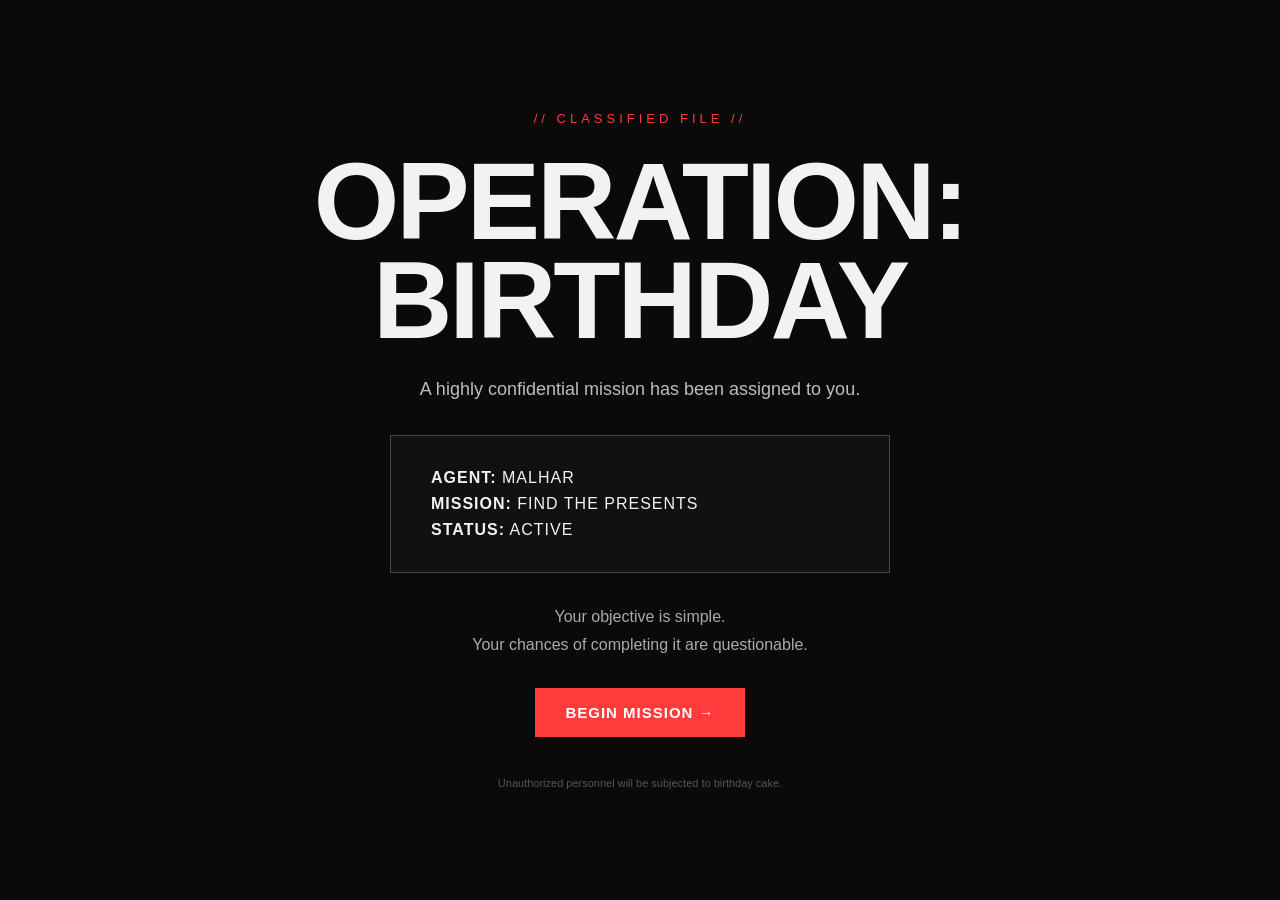
<file: index.html>
<!DOCTYPE html>
<html lang="en">
<head>
    <meta charset="UTF-8">
    <meta name="viewport" content="width=device-width, initial-scale=1.0">
    <title>Operation: Birthday</title>
    <link rel="stylesheet" href="style.css">
</head>

<body>

    <main class="landing">

        <p class="classified">// CLASSIFIED FILE //</p>

        <h1>OPERATION:<br> BIRTHDAY</h1>

        <p class="subtitle">
            A highly confidential mission has been assigned to you.
        </p>

        <div class="mission-box">
            <p><strong>AGENT:</strong> MALHAR</p>
            <p><strong>MISSION:</strong> FIND THE PRESENTS</p>
            <p><strong>STATUS:</strong> ACTIVE</p>
        </div>

        <p class="warning">
            Your objective is simple.<br>
            Your chances of completing it are questionable.
        </p>

      <a href="briefing.html" class="mission-button">
    BEGIN MISSION →
</a>

        <p class="tiny">
            Unauthorized personnel will be subjected to birthday cake.
        </p>

    </main>


</body>
</html>
</file>
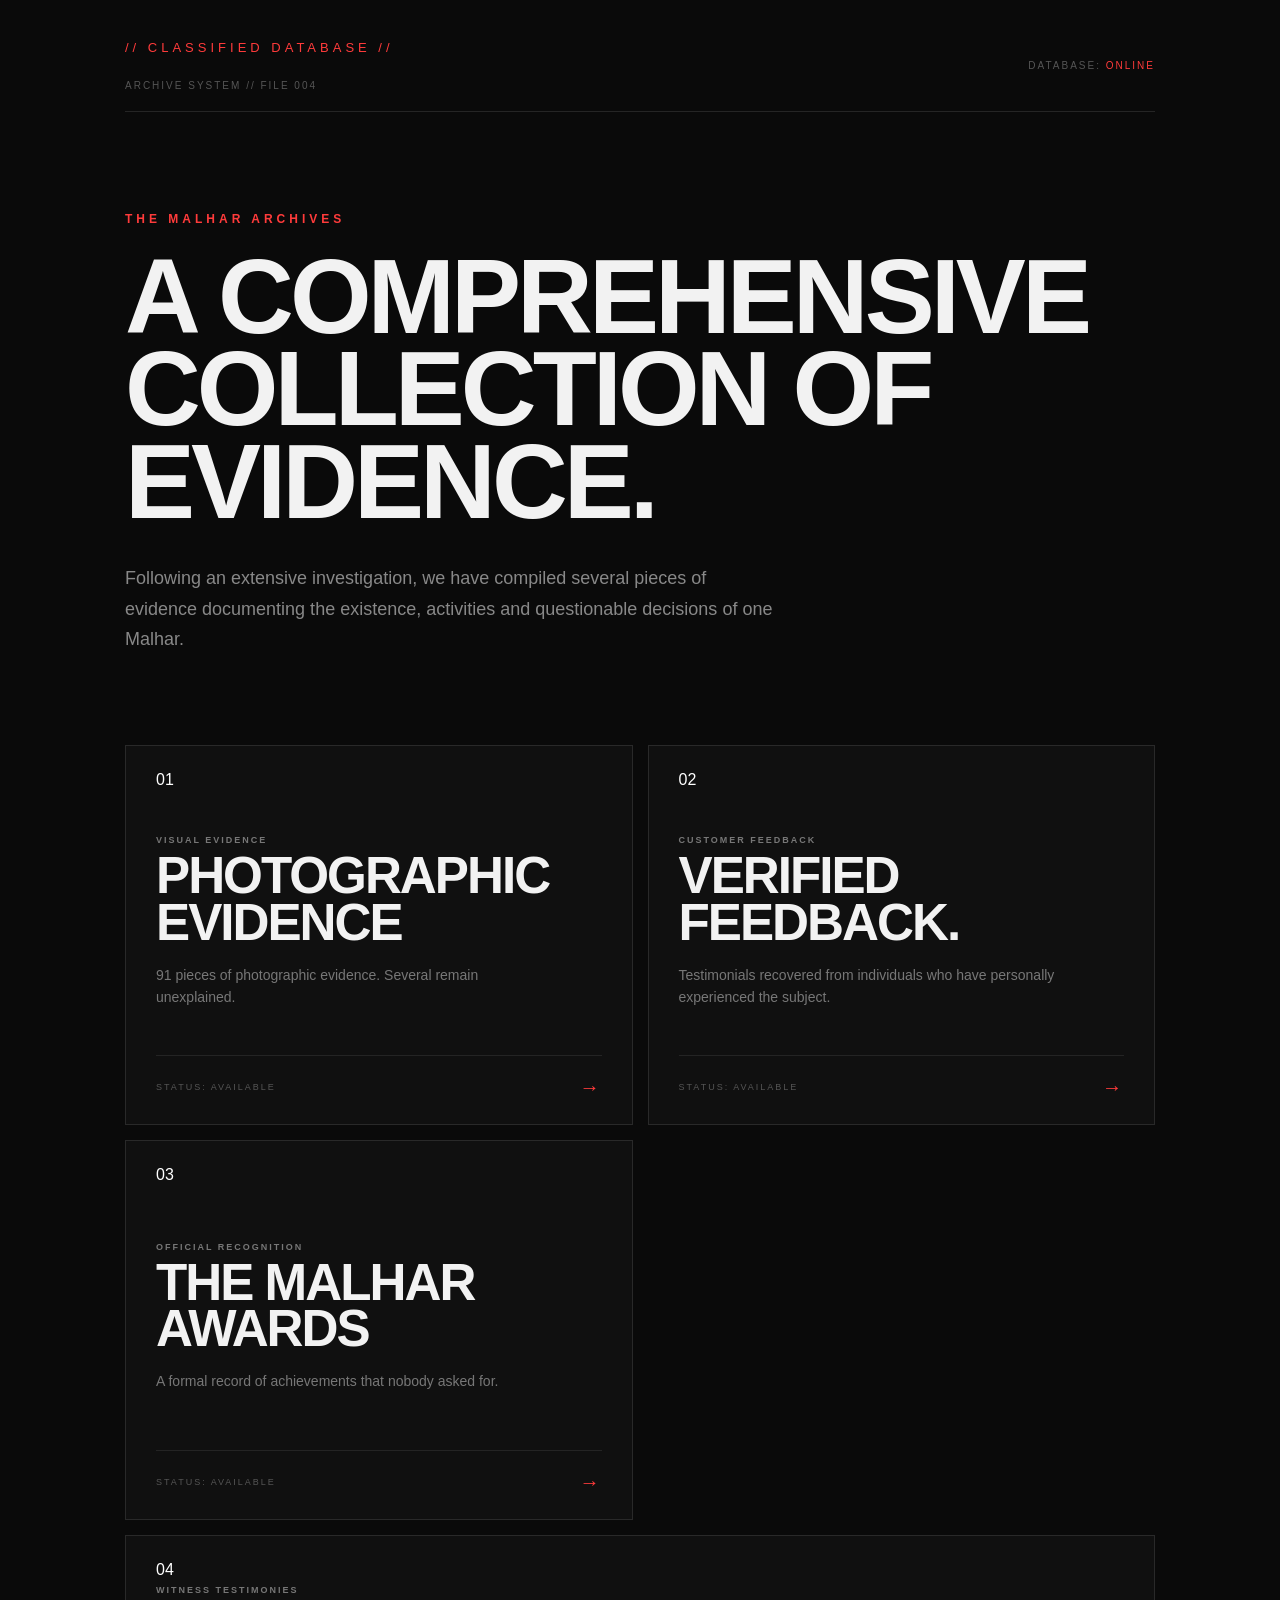
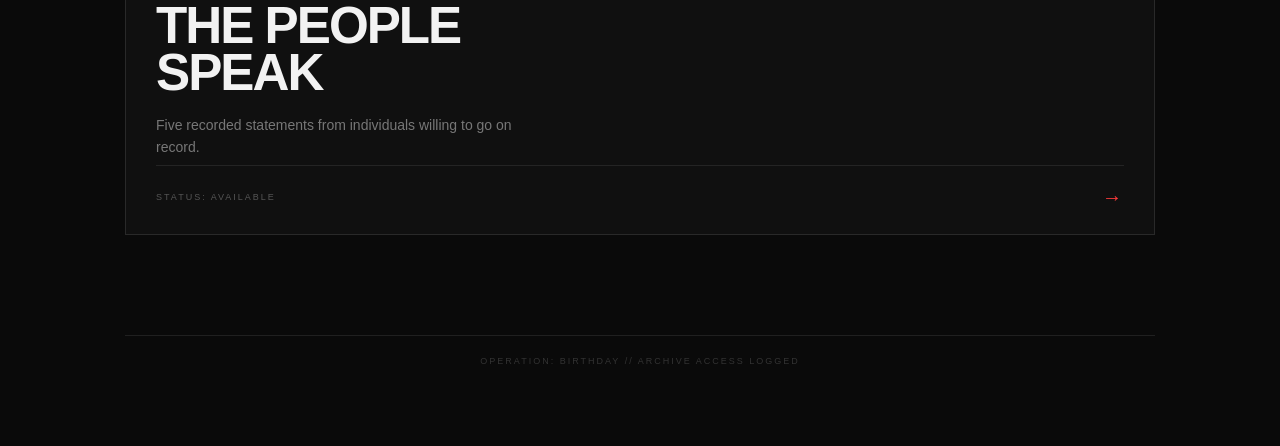
<file: archives.html>
<!DOCTYPE html>
<html lang="en">

<head>

    <meta charset="UTF-8">
    <meta name="viewport" content="width=device-width, initial-scale=1.0">

    <title>The Malhar Archives | Operation Birthday</title>

    <link rel="stylesheet" href="style.css">

</head>


<body>

    <main class="archives-page">


        <!-- HEADER -->

        <header class="archives-header">

            <div>

                <p class="classified">
                    // CLASSIFIED DATABASE //
                </p>

                <p class="archive-code">
                    ARCHIVE SYSTEM // FILE 004
                </p>

            </div>

            <div class="archive-status">
                DATABASE: <span>ONLINE</span>
            </div>

        </header>


        <!-- TITLE -->

        <section class="archives-intro">

            <p class="section-label">
                THE MALHAR ARCHIVES
            </p>

            <h1>
                A COMPREHENSIVE<br>
                COLLECTION OF<br>
                EVIDENCE.
            </h1>

            <p class="archives-description">
                Following an extensive investigation, we have compiled
                several pieces of evidence documenting the existence,
                activities and questionable decisions of one Malhar.
            </p>

        </section>


        <!-- ARCHIVE FILES -->

        <section class="archive-files">


            <!-- FILE 01 -->

            <a href="evidence.html" class="archive-card archive-active">

                <div class="archive-card-number">
                    01
                </div>

                <div class="archive-card-content">

                    <p class="archive-card-label">
                        VISUAL EVIDENCE
                    </p>

                    <h2>
                        PHOTOGRAPHIC<br>
                        EVIDENCE
                    </h2>

                    <p class="archive-card-description">
                        91 pieces of photographic evidence.
                        Several remain unexplained.
                    </p>

                </div>

                <div class="archive-card-footer">

                    <span>
                        STATUS: AVAILABLE
                    </span>

                    <span class="archive-card-arrow">
                        →
                    </span>

                </div>

            </a>


            <!-- FILE 02 -->

            <a href="reviews.html" class="archive-card archive-active">

                <div class="archive-card-number">
                    02
                </div>

                <div class="archive-card-content">

                    <p class="archive-card-label">
                        CUSTOMER FEEDBACK
                    </p>

                    <h2>
                        VERIFIED<br>
                        FEEDBACK.
                    </h2>

                    <p class="archive-card-description">
                        Testimonials recovered from individuals
                        who have personally experienced the subject.
                    </p>

                </div>

                <div class="archive-card-footer">

                    <span>
                        STATUS: AVAILABLE
                    </span>

                    <span class="archive-card-arrow">
                        →
                    </span>

                </div>

            </a>


            <!-- FILE 03 -->

            <a href="awards.html" class="archive-card archive-active">

                <div class="archive-card-number">
                    03
                </div>

                <div class="archive-card-content">

                    <p class="archive-card-label">
                        OFFICIAL RECOGNITION
                    </p>

                    <h2>
                        THE MALHAR<br>
                        AWARDS
                    </h2>

                    <p class="archive-card-description">
                        A formal record of achievements
                        that nobody asked for.
                    </p>

                </div>

                <div class="archive-card-footer">

                    <span>
                        STATUS: AVAILABLE
                    </span>

                    <span class="archive-card-arrow">
                        →
                    </span>

                </div>

            </a>


            <!-- FILE 04 -->

            <a href="testimonies.html" class="archive-card archive-active final-archive">

                <div class="archive-card-number">
                    04
                </div>

                <div class="archive-card-content">

                    <p class="archive-card-label">
                        WITNESS TESTIMONIES
                    </p>

                    <h2>
                        THE PEOPLE<br>
                        SPEAK
                    </h2>

                    <p class="archive-card-description">
                        Five recorded statements from individuals
                        willing to go on record.
                    </p>

                </div>

                <div class="archive-card-footer">

                    <span>
                        STATUS: AVAILABLE
                    </span>

                    <span class="archive-card-arrow">
                        →
                    </span>

                </div>

            </a>


        </section>


        <!-- FOOTER -->

        <footer class="archives-footer">

            <p>
                OPERATION: BIRTHDAY // ARCHIVE ACCESS LOGGED
            </p>

        </footer>


    </main>

</body>

</html>
</file>
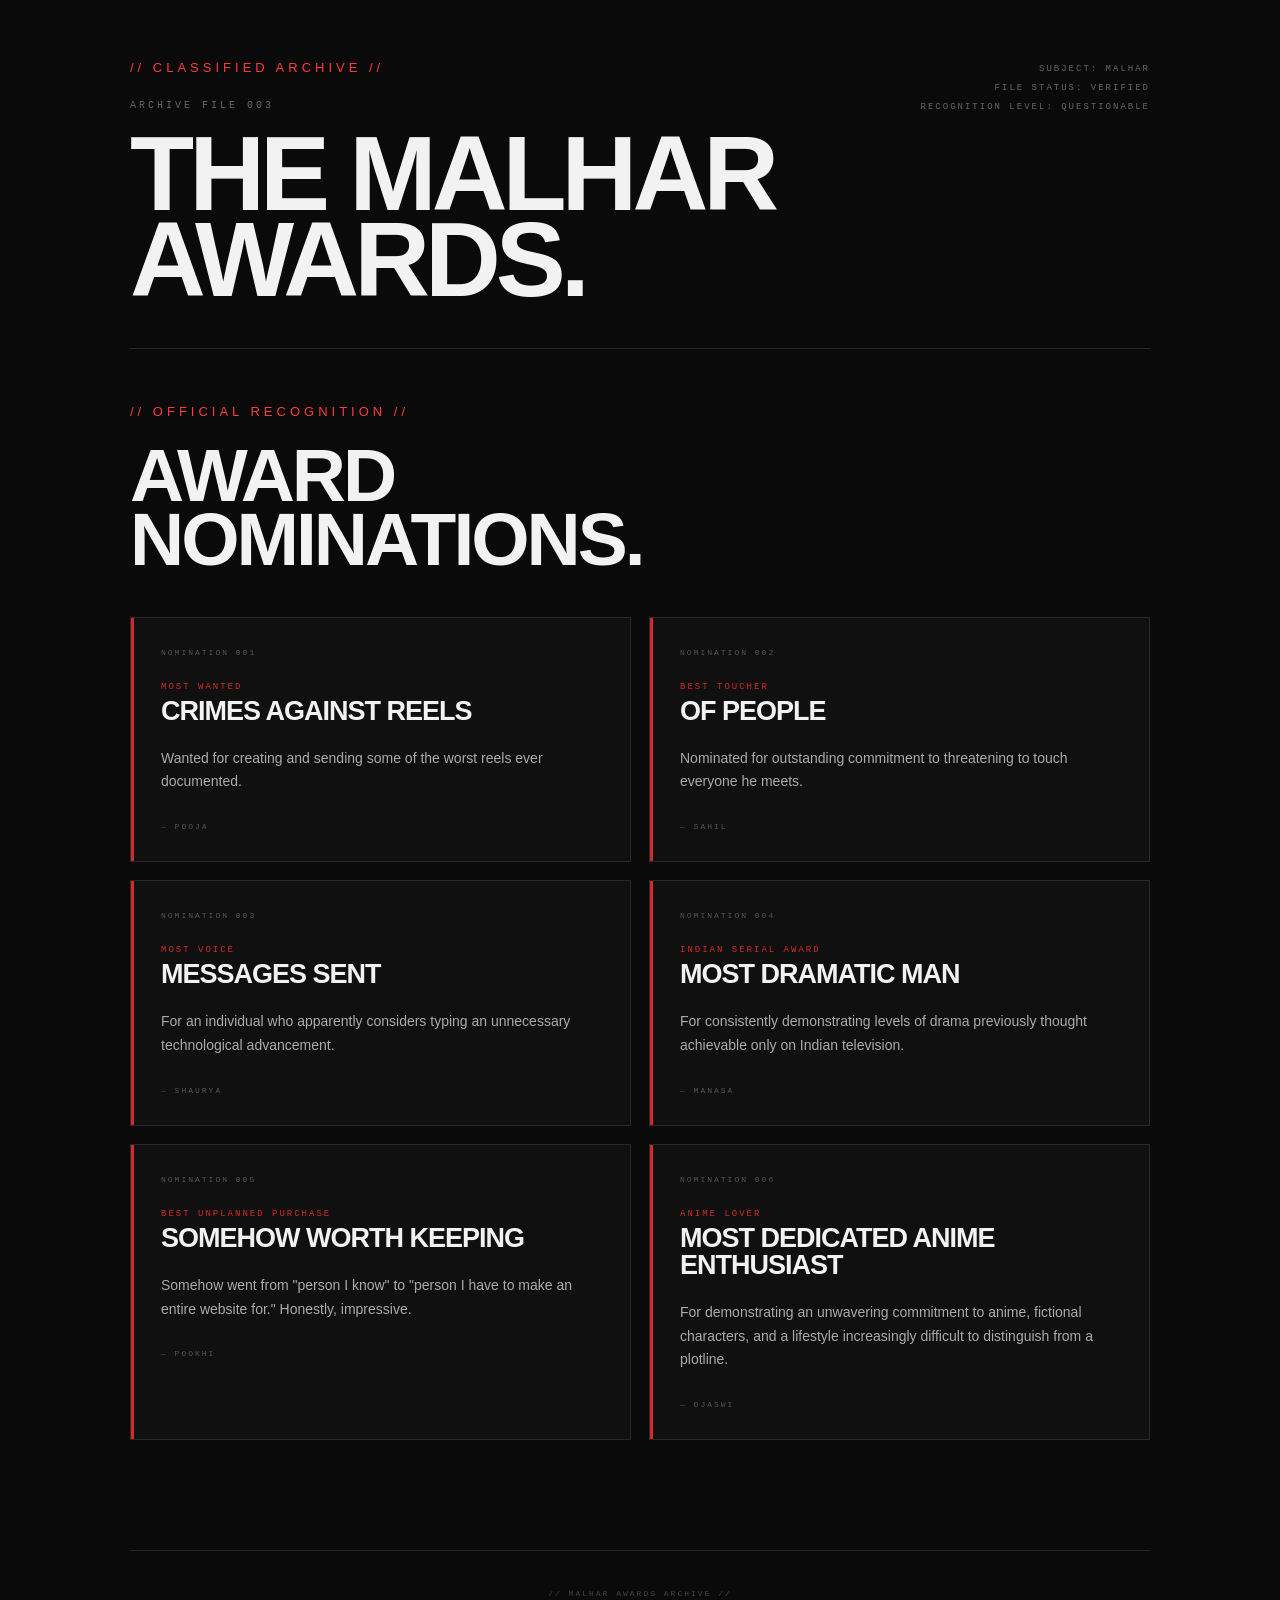
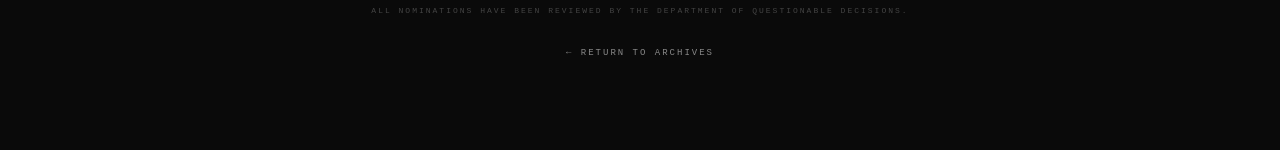
<file: awards.html>
<!DOCTYPE html>
<html lang="en">

<head>

    <meta charset="UTF-8">
    <meta name="viewport" content="width=device-width, initial-scale=1.0">

    <title>The Malhar Awards | Operation Birthday</title>

    <link rel="stylesheet" href="style.css">

</head>


<body>

<main class="reviews-page">


    <!-- =========================================
         HEADER
    ========================================== -->

    <header class="reviews-header">

        <div>

            <p class="classified">
                // CLASSIFIED ARCHIVE //
            </p>

            <p class="archive-code">
                ARCHIVE FILE 003
            </p>

            <h1>
                THE MALHAR<br>
                AWARDS.
            </h1>

        </div>


        <div class="reviews-header-meta">

            <p>SUBJECT: MALHAR</p>
            <p>FILE STATUS: VERIFIED</p>
            <p>RECOGNITION LEVEL: QUESTIONABLE</p>

        </div>

    </header>


    <!-- =========================================
         AWARD INTRO
    ========================================== -->

    <section class="award-section">

        <div class="section-heading">

            <p class="classified">
                // OFFICIAL RECOGNITION //
            </p>

            <h2>
                AWARD<br>
                NOMINATIONS.
            </h2>

        </div>


        <div class="award-grid">


            <!-- POOJA -->

            <article class="award-card">

                <p class="award-number">
                    NOMINATION 001
                </p>

                <p class="award-category">
                    MOST WANTED
                </p>

                <h3>
                    CRIMES AGAINST REELS
                </h3>

                <p class="award-description">
                    Wanted for creating and sending some
                    of the worst reels ever documented.
                </p>

                <p class="award-nominator">
                    — POOJA
                </p>

            </article>

    
            <!-- SAHIL -->

            <article class="award-card">

                <p class="award-number">
                    NOMINATION 002
                </p>

                <p class="award-category">
                    BEST TOUCHER
                </p>

                <h3>
                    OF PEOPLE
                </h3>

                <p class="award-description">
                    Nominated for outstanding commitment
                    to threatening to touch everyone he meets.
                </p>

                <p class="award-nominator">
                    — SAHIL
                </p>

            </article>


            <!-- SHAURYA -->

            <article class="award-card">

                <p class="award-number">
                    NOMINATION 003
                </p>

                <p class="award-category">
                    MOST VOICE
                </p>

                <h3>
                    MESSAGES SENT
                </h3>

                <p class="award-description">
                    For an individual who apparently considers
                    typing an unnecessary technological advancement.
                </p>

                <p class="award-nominator">
                    — SHAURYA
                </p>

            </article>


            <!-- MANASA -->

            <article class="award-card">

                <p class="award-number">
                    NOMINATION 004
                </p>

                <p class="award-category">
                    INDIAN SERIAL AWARD
                </p>

                <h3>
                    MOST DRAMATIC MAN
                </h3>

                <p class="award-description">
                    For consistently demonstrating levels of drama
                    previously thought achievable only on
                    Indian television.
                </p>

                <p class="award-nominator">
                    — MANASA
                </p>

            </article>


            <!-- POOKHI -->

            <article class="award-card award-card-featured">

                <p class="award-number">
                    NOMINATION 005
                </p>

                <p class="award-category">
                    BEST UNPLANNED PURCHASE
                </p>

                <h3>
                    SOMEHOW WORTH KEEPING
                </h3>

                <p class="award-description">
                    Somehow went from "person I know" to
                    "person I have to make an entire website for."
                    Honestly, impressive.
                </p>

                <p class="award-nominator">
                    — POOKHI
                </p>

            </article>
  
       <!-- OJASWI -->

<article class="award-card">

    <p class="award-number">
        NOMINATION 006
    </p>

    <p class="award-category">
        ANIME LOVER
    </p>

    <h3>
        MOST DEDICATED ANIME ENTHUSIAST
    </h3>

    <p class="award-description">
        For demonstrating an unwavering commitment to anime,
        fictional characters, and a lifestyle increasingly
        difficult to distinguish from a plotline.
    </p>

    <p class="award-nominator">
        — OJASWI
    </p>

</article>


        </div>

    </section>


    <!-- =========================================
         FOOTER
    ========================================== -->

    <footer class="reviews-footer">

        <p>
            // MALHAR AWARDS ARCHIVE //
        </p>

        <p>
            ALL NOMINATIONS HAVE BEEN REVIEWED BY THE DEPARTMENT
            OF QUESTIONABLE DECISIONS.
        </p>

        <a href="archives.html">
            ← RETURN TO ARCHIVES
        </a>

    </footer>


</main>

</body>

</html>
</file>
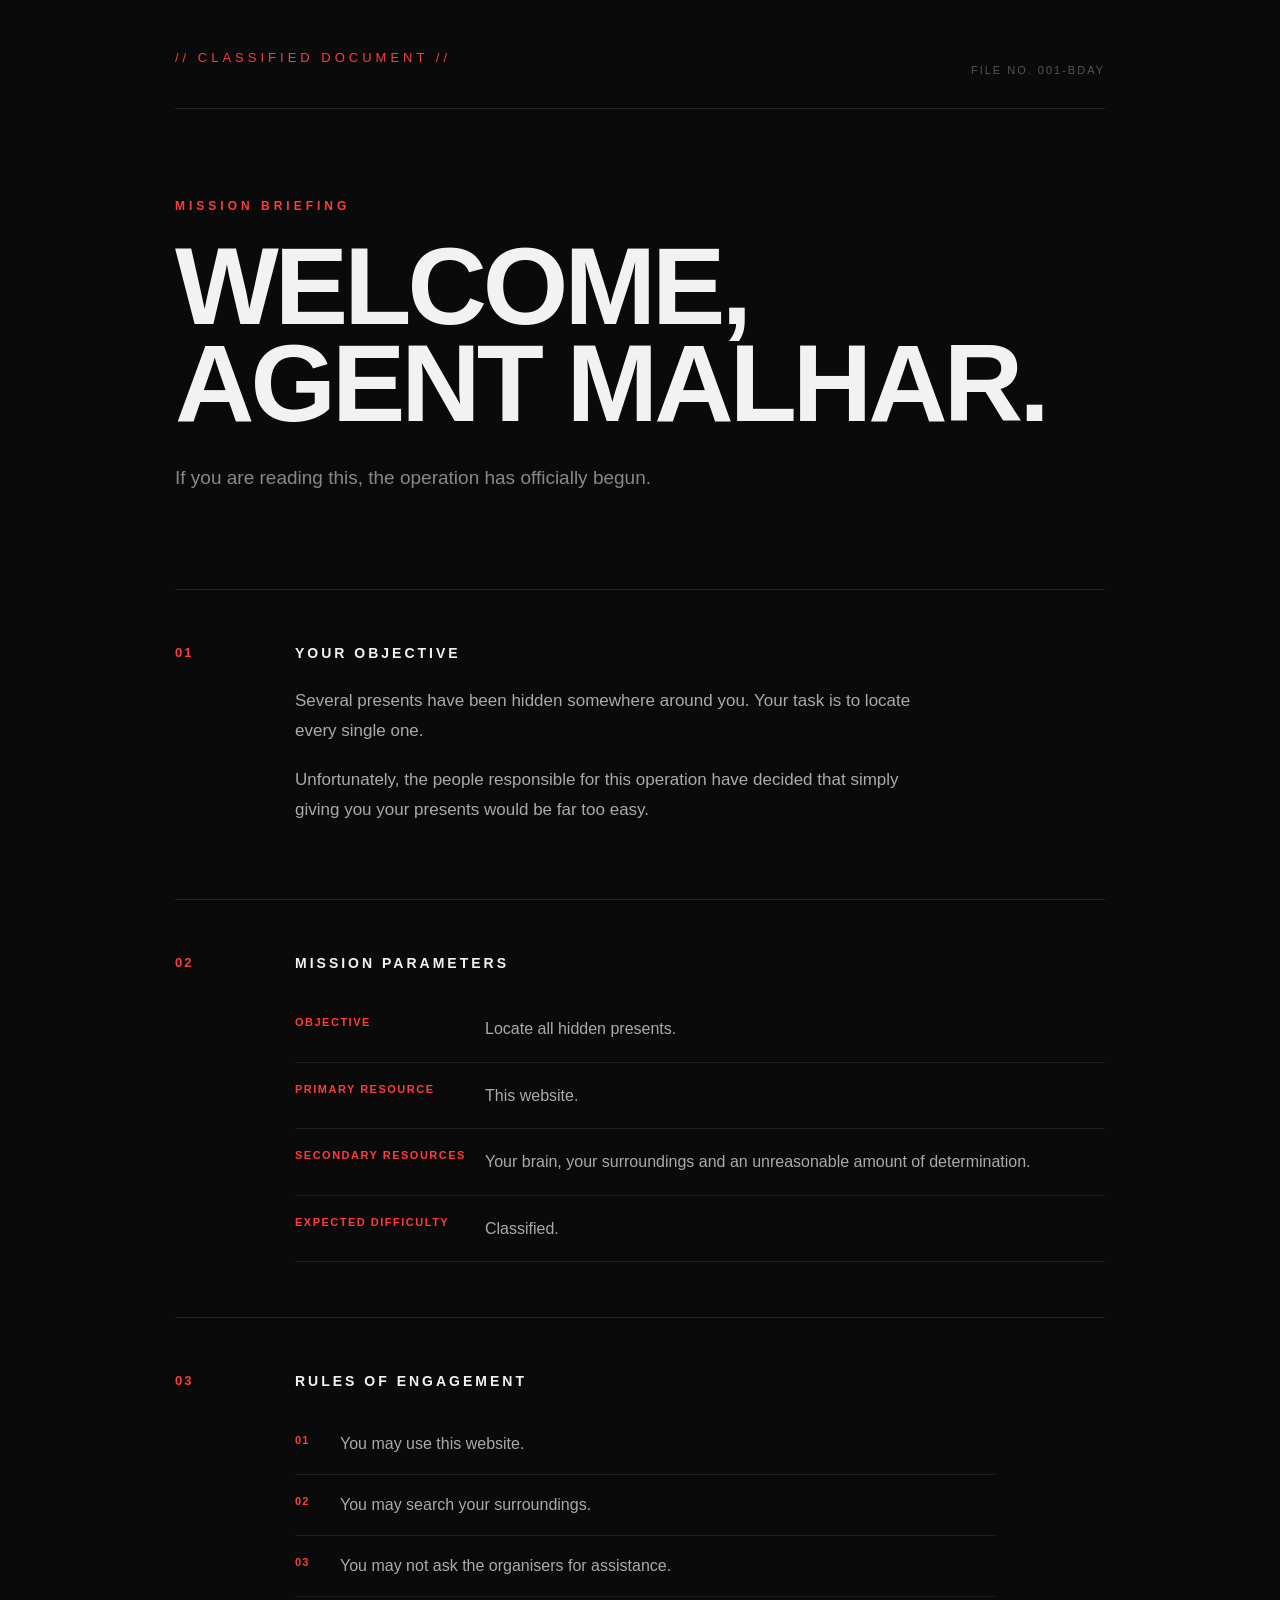
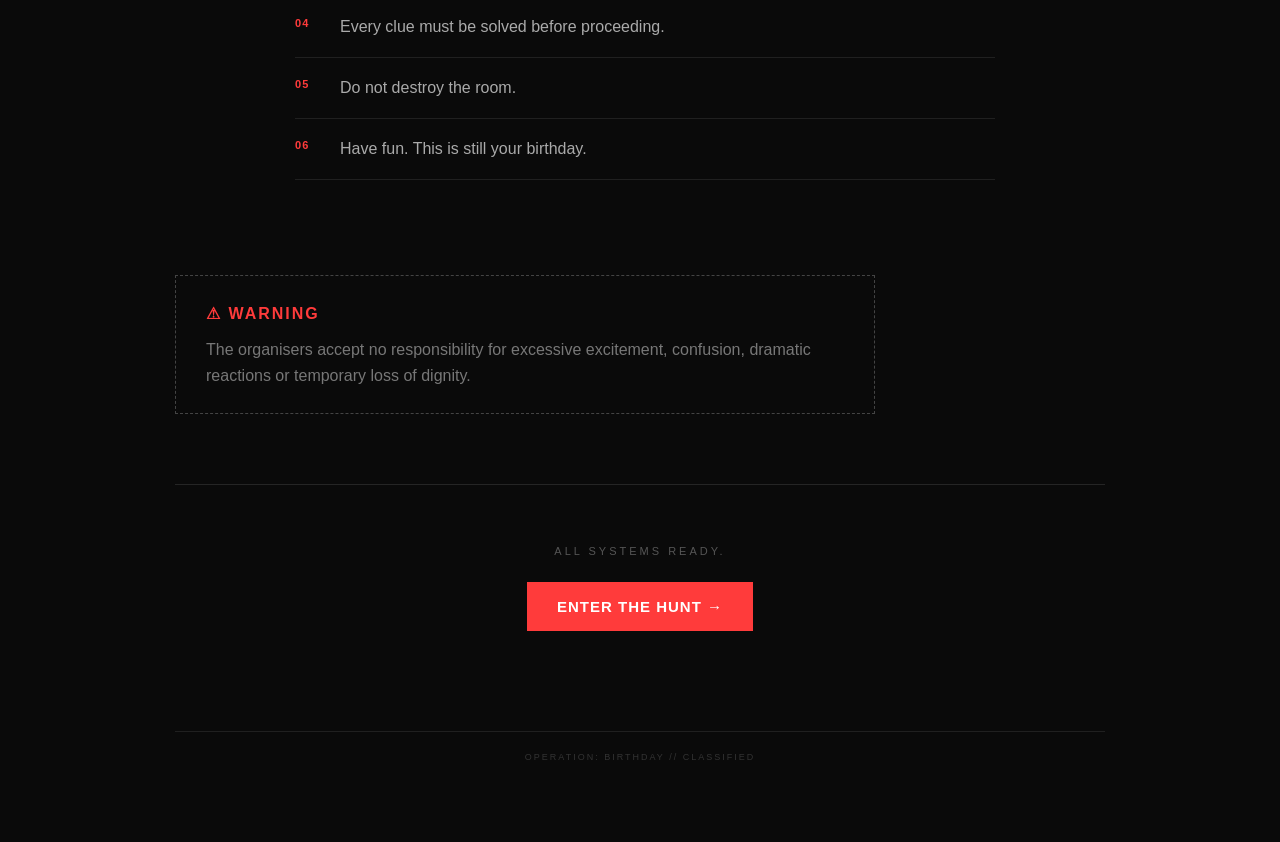
<file: briefing.html>
<!DOCTYPE html>
<html lang="en">

<head>
    <meta charset="UTF-8">
    <meta name="viewport" content="width=device-width, initial-scale=1.0">

    <title>Mission Briefing | Operation Birthday</title>

    <link rel="stylesheet" href="style.css">
</head>

<body>

    <main class="briefing-page">

        <!-- HEADER -->

        <header class="page-header">

            <p class="classified">
                // CLASSIFIED DOCUMENT //
            </p>

            <p class="file-number">
                FILE NO. 001-BDAY
            </p>

        </header>


        <!-- TITLE -->

        <section class="briefing-title">

            <p class="section-label">
                MISSION BRIEFING
            </p>

            <h1>
                WELCOME,<br>
                AGENT MALHAR.
            </h1>

            <p class="intro-text">
                If you are reading this, the operation has officially begun.
            </p>

        </section>


        <!-- OBJECTIVE -->

        <section class="briefing-section">

            <div class="section-number">
                01
            </div>

            <div class="section-content">

                <h2>
                    YOUR OBJECTIVE
                </h2>

                <p>
                    Several presents have been hidden somewhere around you.
                    Your task is to locate every single one.
                </p>

                <p>
                    Unfortunately, the people responsible for this operation
                    have decided that simply giving you your presents would be
                    far too easy.
                </p>

            </div>

        </section>


        <!-- PARAMETERS -->

        <section class="briefing-section">

            <div class="section-number">
                02
            </div>

            <div class="section-content">

                <h2>
                    MISSION PARAMETERS
                </h2>

                <div class="parameter">

                    <span>OBJECTIVE</span>

                    <p>
                        Locate all hidden presents.
                    </p>

                </div>

                <div class="parameter">

                    <span>PRIMARY RESOURCE</span>

                    <p>
                        This website.
                    </p>

                </div>

                <div class="parameter">

                    <span>SECONDARY RESOURCES</span>

                    <p>
                        Your brain, your surroundings and an unreasonable
                        amount of determination.
                    </p>

                </div>

                <div class="parameter">

                    <span>EXPECTED DIFFICULTY</span>

                    <p>
                        Classified.
                    </p>

                </div>

            </div>

        </section>


        <!-- RULES -->

        <section class="briefing-section">

            <div class="section-number">
                03
            </div>

            <div class="section-content">

                <h2>
                    RULES OF ENGAGEMENT
                </h2>

                <ol class="rules">

                    <li>
                        You may use this website.
                    </li>

                    <li>
                        You may search your surroundings.
                    </li>

                    <li>
                        You may not ask the organisers for assistance.
                    </li>

                    <li>
                        Every clue must be solved before proceeding.
                    </li>

                    <li>
                        Do not destroy the room.
                    </li>

                    <li>
                        Have fun. This is still your birthday.
                    </li>

                </ol>

            </div>

        </section>


        <!-- WARNING -->

        <section class="warning-panel">

            <p class="warning-title">
                ⚠ WARNING
            </p>

            <p>
                The organisers accept no responsibility for excessive
                excitement, confusion, dramatic reactions or temporary
                loss of dignity.
            </p>

        </section>


        <!-- START -->

        <section class="start-section">

            <p>
                ALL SYSTEMS READY.
            </p>

            <a href="hunt.html" class="mission-button">
                ENTER THE HUNT →
            </a>

        </section>


        <!-- FOOTER -->

        <footer>

            <p>
                OPERATION: BIRTHDAY // CLASSIFIED
            </p>

        </footer>

    </main>

</body>

</html>
</file>
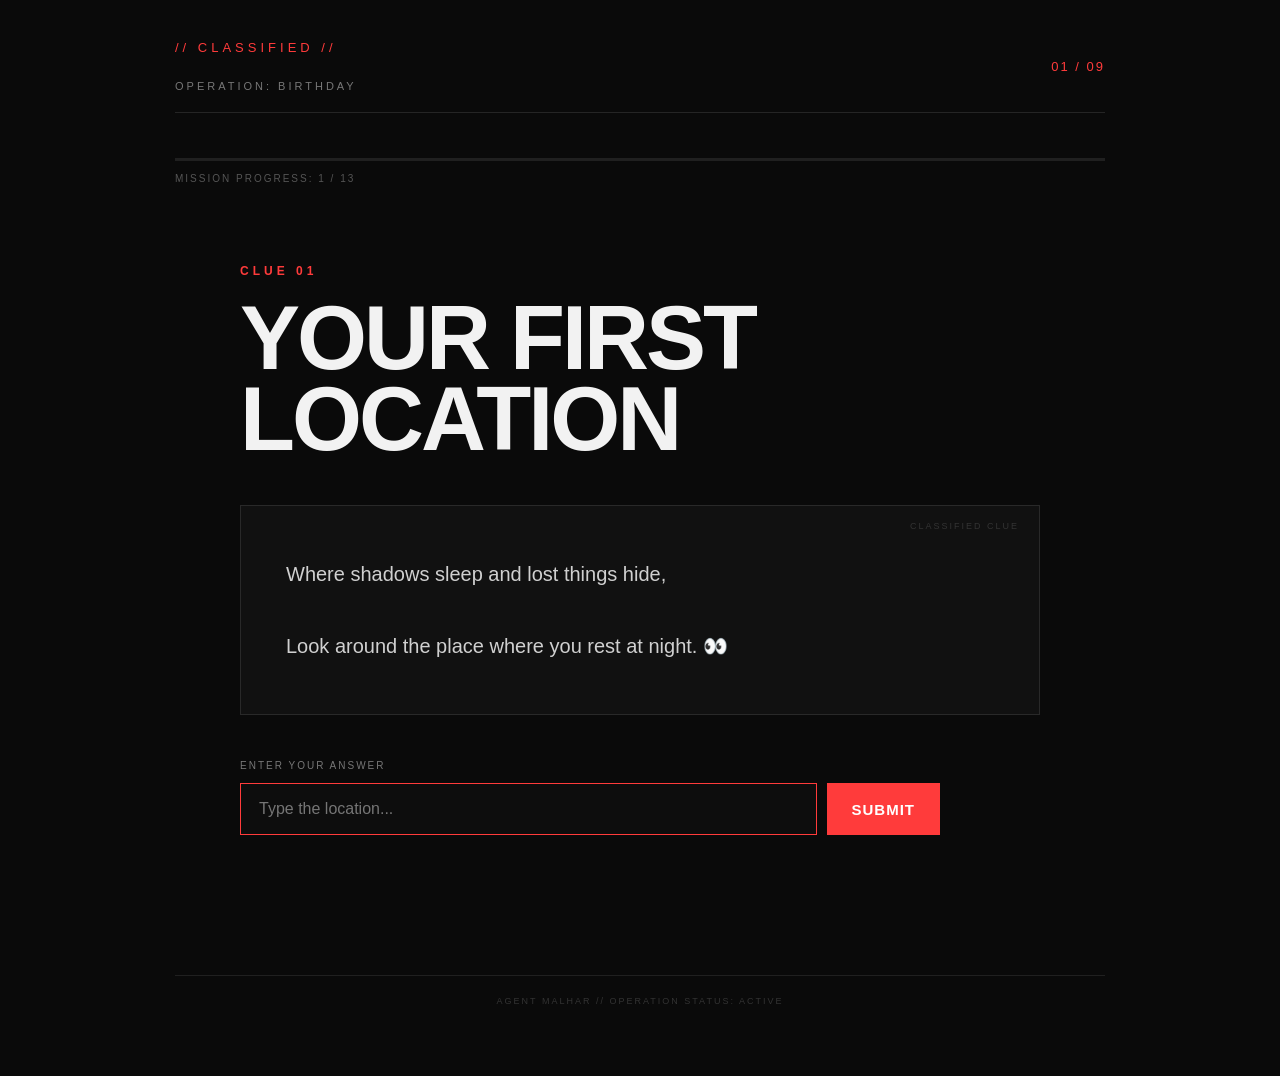
<file: hunt.html>
<!DOCTYPE html>
<html lang="en">

<head>
    <meta charset="UTF-8">
    <meta name="viewport" content="width=device-width, initial-scale=1.0">

    <title>Treasure Hunt | Operation Birthday</title>

    <link rel="stylesheet" href="style.css">
</head>

<body>

    <main class="hunt-page">

        <!-- HEADER -->

        <header class="hunt-header">

            <div>
                <p class="classified">// CLASSIFIED //</p>
                <p class="hunt-title">OPERATION: BIRTHDAY</p>
            </div>

            <div class="progress-text">
                <span id="progress-count">01</span> / 09
            </div>

        </header>


        <!-- PROGRESS BAR -->

        <div class="hunt-progress">

            <div class="progress-bar">
                <div id="progress-fill"></div>
            </div>

            <p id="progress-label">
                MISSION PROGRESS: 1 / 9
            </p>

        </div>


        <!-- CLUE -->

        <section class="clue-container">

            <p class="clue-label" id="clue-label">
                CLUE 01
            </p>

            <h1 id="clue-title">
                YOUR FIRST LOCATION
            </h1>

            <div class="clue-card">

                <p id="clue-text">
                    Loading clue...
                </p>

            </div>


            <!-- ANSWER -->

            <div class="answer-section">

                <label for="answer">
                    ENTER YOUR ANSWER
                </label>

                <div class="answer-row">

                    <input
                        type="text"
                        id="answer"
                        placeholder="Type the location..."
                        autocomplete="off"
                    >

                    <button onclick="checkAnswer()">
                        SUBMIT
                    </button>

                </div>

                <p id="feedback"></p>

            </div>


            <!-- SUCCESS -->

            <div id="success-box" class="success-box">

                <p class="success-title">
                    ACCESS GRANTED ✓
                </p>

                <p id="success-message"></p>

                <button
                    id="next-button"
                    class="next-button"
                    onclick="nextClue()"
                >
                    NEXT CLUE →
                </button>

            </div>

        </section>


        <!-- FOOTER -->

        <footer class="hunt-footer">

            <p>
                AGENT MALHAR // OPERATION STATUS: ACTIVE
            </p>

        </footer>

    </main>


    <script src="script.js"></script>

</body>

</html>
</file>
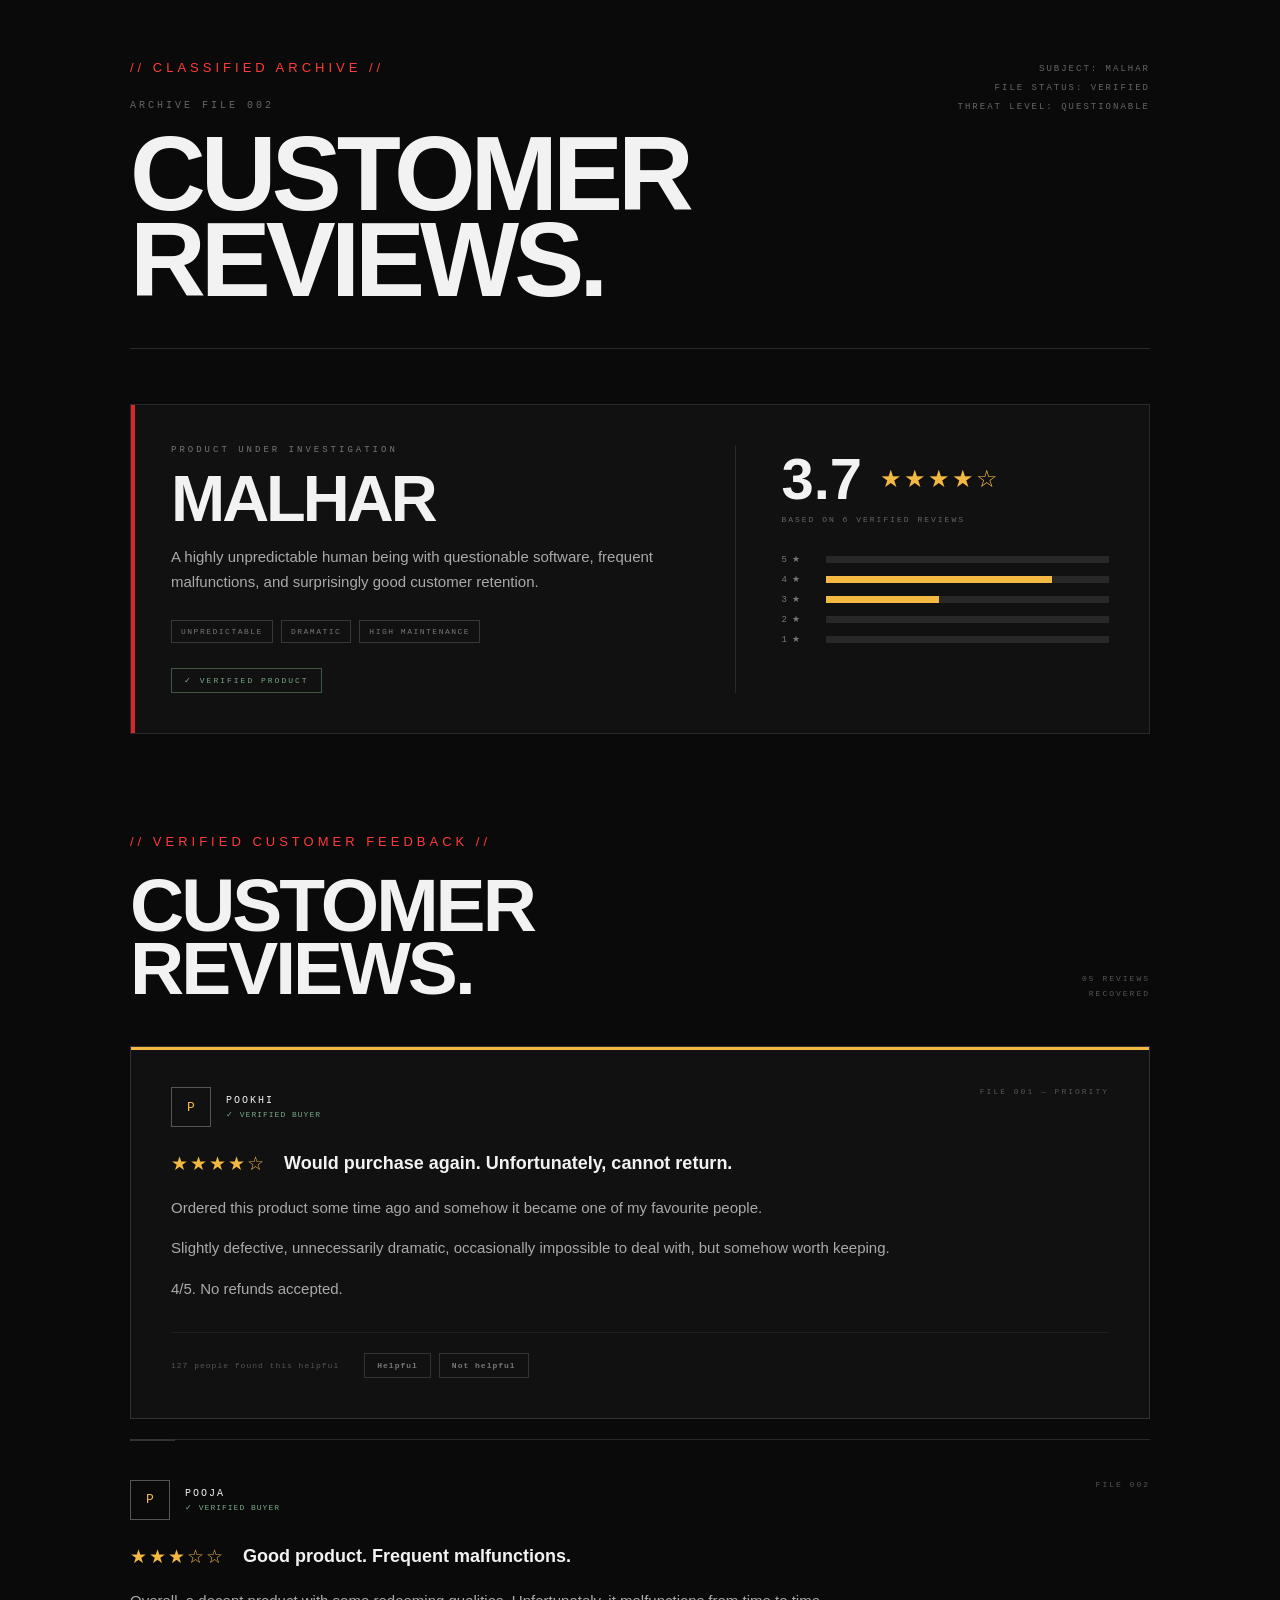
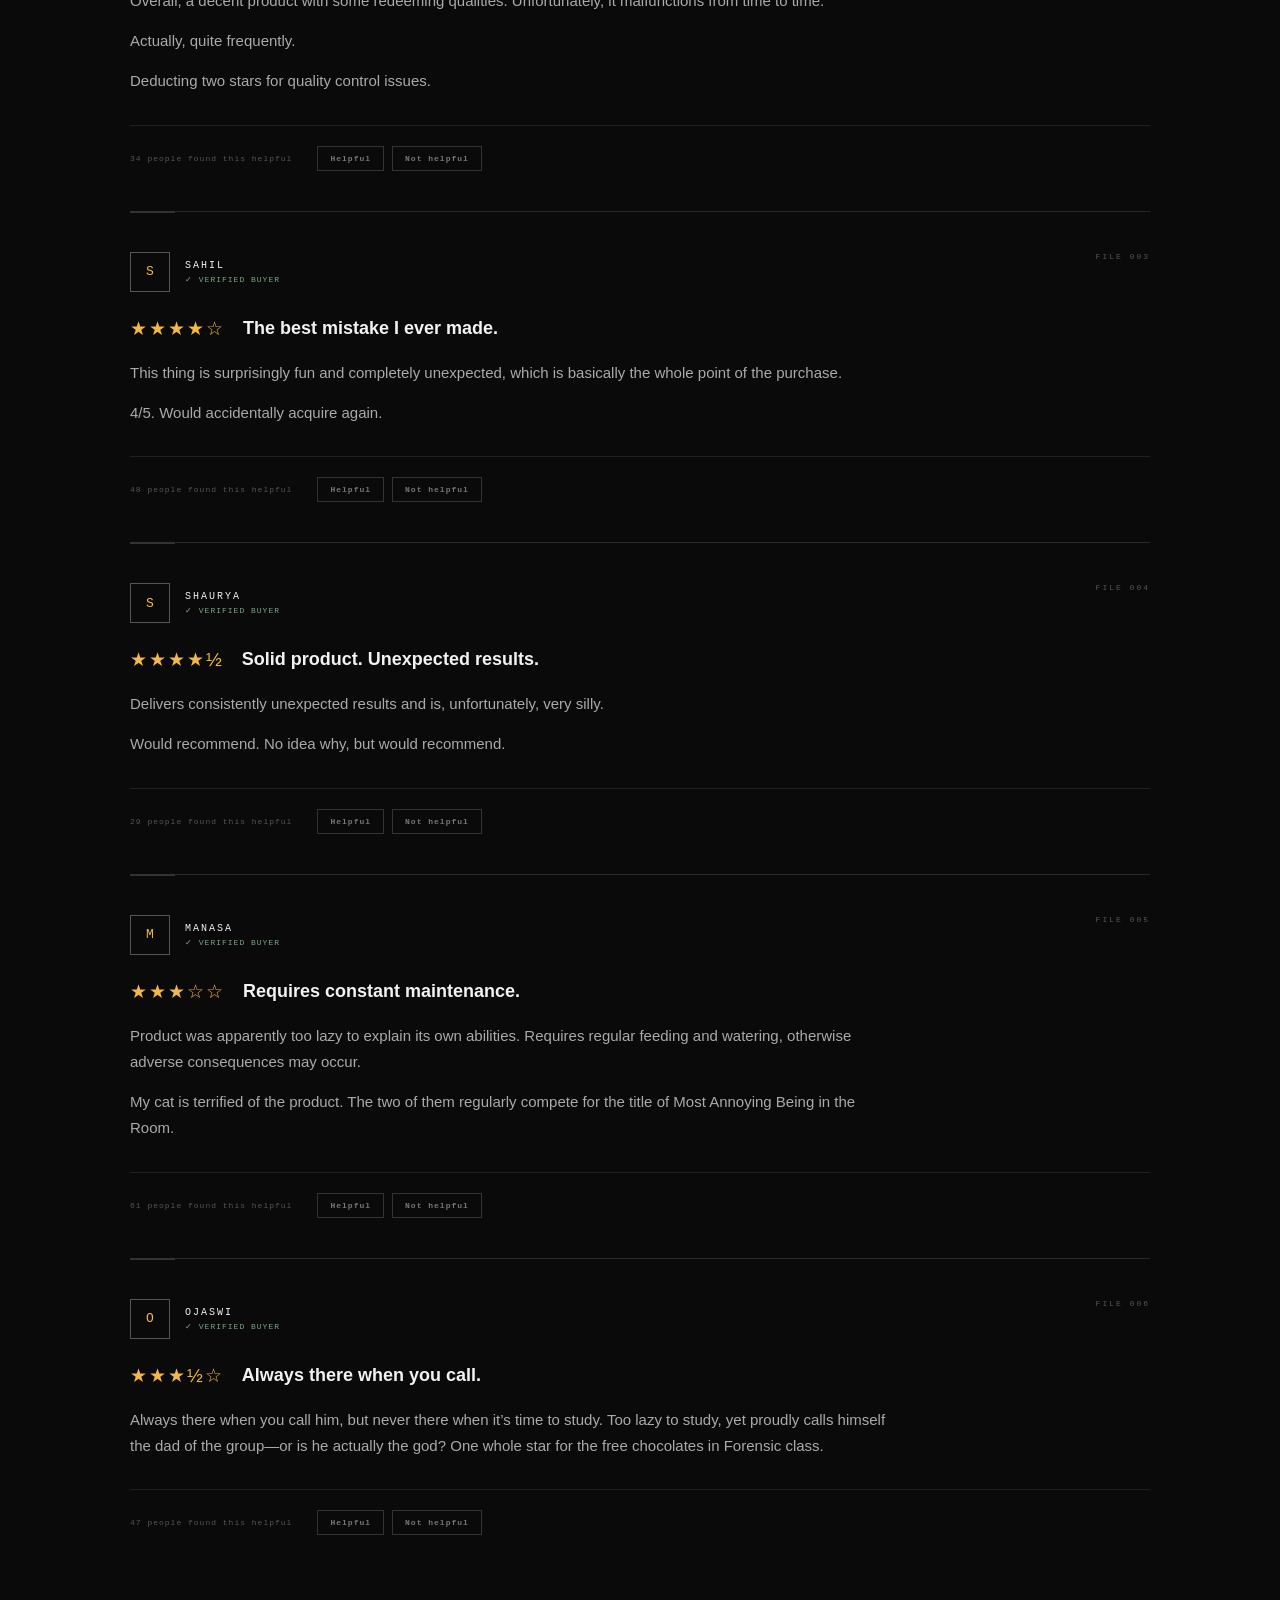
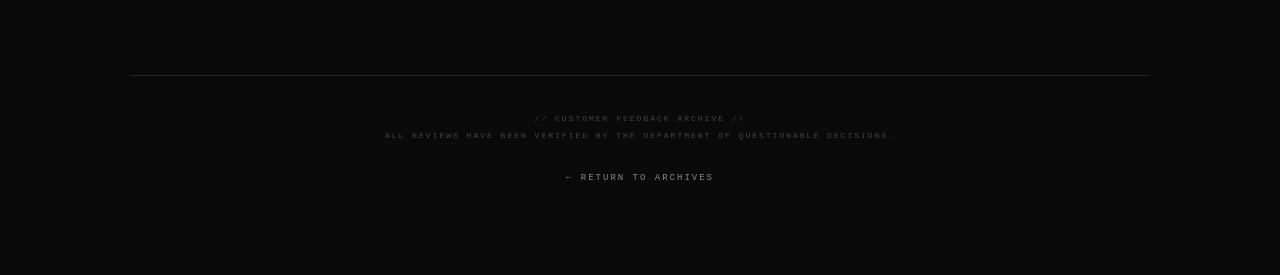
<file: reviews.html>
<!DOCTYPE html>
<html lang="en">

<head>

    <meta charset="UTF-8">

    <meta name="viewport"
          content="width=device-width, initial-scale=1.0">

    <title>Customer Reviews | Operation Birthday</title>

    <link rel="stylesheet" href="style.css">

</head>


<body>

<main class="reviews-page">


    <!-- =========================================
         HEADER
    ========================================== -->

    <header class="reviews-header">

        <div>

            <p class="classified">
                // CLASSIFIED ARCHIVE //
            </p>

            <p class="archive-code">
                ARCHIVE FILE 002
            </p>

            <h1>
                CUSTOMER<br>
                REVIEWS.
            </h1>

        </div>


        <div class="reviews-header-meta">

            <p>SUBJECT: MALHAR</p>
            <p>FILE STATUS: VERIFIED</p>
            <p>THREAT LEVEL: QUESTIONABLE</p>

        </div>

    </header>



    <!-- =========================================
         PRODUCT SUMMARY
    ========================================== -->

    <section class="product-summary">

        <div class="product-info">

            <p class="product-label">
                PRODUCT UNDER INVESTIGATION
            </p>

            <h2>
                MALHAR
            </h2>

            <p class="product-description">
                A highly unpredictable human being with
                questionable software, frequent malfunctions,
                and surprisingly good customer retention.
            </p>


            <div class="product-tags">

                <span>UNPREDICTABLE</span>
                <span>DRAMATIC</span>
                <span>HIGH MAINTENANCE</span>

            </div>


            <div class="verified-product">
                ✓ VERIFIED PRODUCT
            </div>

        </div>



        <!-- RATING -->

        <div class="rating-summary">

            <div class="overall-rating">

                <span class="rating-number">
                    3.7
                </span>

                <span class="rating-stars">
                    ★★★★☆
                </span>

            </div>


            <p class="rating-caption">
                BASED ON 6 VERIFIED REVIEWS
            </p>


            <div class="rating-bars">

                <div class="rating-row">

                    <span>5 ★</span>

                    <div class="rating-bar">
                        <div class="rating-fill rating-5"></div>
                    </div>

                </div>


                <div class="rating-row">

                    <span>4 ★</span>

                    <div class="rating-bar">
                        <div class="rating-fill rating-4"></div>
                    </div>

                </div>


                <div class="rating-row">

                    <span>3 ★</span>

                    <div class="rating-bar">
                        <div class="rating-fill rating-3"></div>
                    </div>

                </div>


                <div class="rating-row">

                    <span>2 ★</span>

                    <div class="rating-bar">
                        <div class="rating-fill rating-2"></div>
                    </div>

                </div>


                <div class="rating-row">

                    <span>1 ★</span>

                    <div class="rating-bar">
                        <div class="rating-fill rating-1"></div>
                    </div>

                </div>

            </div>

        </div>

    </section>



    <!-- =========================================
         CUSTOMER REVIEWS
    ========================================== -->

    <section class="customer-reviews">


        <div class="reviews-title-row">

            <div>

                <p class="classified">
                    // VERIFIED CUSTOMER FEEDBACK //
                </p>

                <h2>
                    CUSTOMER<br>
                    REVIEWS.
                </h2>

            </div>


            <p class="review-count">
                05 REVIEWS<br>
                RECOVERED
            </p>

        </div>



        <!-- =====================================
             POOKHI
        ====================================== -->

        <article class="review-card featured-review">


            <div class="review-top">

                <div class="reviewer">

                    <div class="reviewer-avatar">
                        P
                    </div>

                    <div>

                        <p class="reviewer-name">
                            POOKHI
                        </p>

                        <p class="reviewer-status">
                            ✓ VERIFIED BUYER
                        </p>

                    </div>

                </div>


                <p class="review-date">
                    FILE 001 — PRIORITY
                </p>

            </div>



            <div class="review-rating">

                <span class="stars">
                    ★★★★☆
                </span>

                <span class="review-title">
                    Would purchase again. Unfortunately, cannot return.
                </span>

            </div>



            <p class="review-body">
                Ordered this product some time ago and somehow
                it became one of my favourite people.
            </p>

            <p class="review-body">
                Slightly defective, unnecessarily dramatic,
                occasionally impossible to deal with, but somehow
                worth keeping.
            </p>

            <p class="review-body">
                4/5. No refunds accepted.
            </p>



            <div class="review-footer">

                <p>
                    127 people found this helpful
                </p>

                <div class="helpful-buttons">

                    <button>
                        Helpful
                    </button>

                    <button>
                        Not helpful
                    </button>

                </div>

            </div>

        </article>


    </article>
   

        <!-- =====================================
             POOJA
        ====================================== -->

        <article class="review-card">


            <div class="review-top">

                <div class="reviewer">

                    <div class="reviewer-avatar">
                        P
                    </div>

                    <div>

                        <p class="reviewer-name">
                            POOJA
                        </p>

                        <p class="reviewer-status">
                            ✓ VERIFIED BUYER
                        </p>

                    </div>

                </div>


                <p class="review-date">
                    FILE 002
                </p>

            </div>



            <div class="review-rating">

                <span class="stars">
                    ★★★☆☆
                </span>

                <span class="review-title">
                    Good product. Frequent malfunctions.
                </span>

            </div>



            <p class="review-body">
                Overall, a decent product with some redeeming
                qualities. Unfortunately, it malfunctions from
                time to time.
            </p>

            <p class="review-body">
                Actually, quite frequently.
            </p>

            <p class="review-body">
                Deducting two stars for quality control issues.
            </p>



            <div class="review-footer">

                <p>
                    34 people found this helpful
                </p>

                <div class="helpful-buttons">

                    <button>Helpful</button>
                    <button>Not helpful</button>

                </div>

            </div>

        </article>



        <!-- =====================================
             SAHIL
        ====================================== -->

        <article class="review-card">


            <div class="review-top">

                <div class="reviewer">

                    <div class="reviewer-avatar">
                        S
                    </div>

                    <div>

                        <p class="reviewer-name">
                            SAHIL
                        </p>

                        <p class="reviewer-status">
                            ✓ VERIFIED BUYER
                        </p>

                    </div>

                </div>


                <p class="review-date">
                    FILE 003
                </p>

            </div>



            <div class="review-rating">

                <span class="stars">
                    ★★★★☆
                </span>

                <span class="review-title">
                    The best mistake I ever made.
                </span>

            </div>



            <p class="review-body">
                This thing is surprisingly fun and completely
                unexpected, which is basically the whole point
                of the purchase.
            </p>

            <p class="review-body">
                4/5. Would accidentally acquire again.
            </p>



            <div class="review-footer">

                <p>
                    48 people found this helpful
                </p>

                <div class="helpful-buttons">

                    <button>Helpful</button>
                    <button>Not helpful</button>

                </div>

            </div>

        </article>



        <!-- =====================================
             SHAURYA
        ====================================== -->

        <article class="review-card">


            <div class="review-top">

                <div class="reviewer">

                    <div class="reviewer-avatar">
                        S
                    </div>

                    <div>

                        <p class="reviewer-name">
                            SHAURYA
                        </p>

                        <p class="reviewer-status">
                            ✓ VERIFIED BUYER
                        </p>

                    </div>

                </div>


                <p class="review-date">
                    FILE 004
                </p>

            </div>



            <div class="review-rating">

                <span class="stars">
                    ★★★★½
                </span>

                <span class="review-title">
                    Solid product. Unexpected results.
                </span>

            </div>



            <p class="review-body">
                Delivers consistently unexpected results and is,
                unfortunately, very silly.
            </p>

            <p class="review-body">
                Would recommend. No idea why, but would recommend.
            </p>



            <div class="review-footer">

                <p>
                    29 people found this helpful
                </p>

                <div class="helpful-buttons">

                    <button>Helpful</button>
                    <button>Not helpful</button>

                </div>

            </div>

        </article>



        <!-- =====================================
             MANASA
        ====================================== -->

        <article class="review-card">


            <div class="review-top">

                <div class="reviewer">

                    <div class="reviewer-avatar">
                        M
                    </div>

                    <div>

                        <p class="reviewer-name">
                            MANASA
                        </p>

                        <p class="reviewer-status">
                            ✓ VERIFIED BUYER
                        </p>

                    </div>

                </div>


                <p class="review-date">
                    FILE 005
                </p>

            </div>



            <div class="review-rating">

                <span class="stars">
                    ★★★☆☆
                </span>

                <span class="review-title">
                    Requires constant maintenance.
                </span>

            </div>



            <p class="review-body">
                Product was apparently too lazy to explain its own
                abilities. Requires regular feeding and watering,
                otherwise adverse consequences may occur.
            </p>

            <p class="review-body">
                My cat is terrified of the product. The two of them
                regularly compete for the title of Most Annoying
                Being in the Room.
            </p>



            <div class="review-footer">

                <p>
                    61 people found this helpful
                </p>

                <div class="helpful-buttons">

                    <button>Helpful</button>
                    <button>Not helpful</button>

                </div>

            </div>

        </article>

    <!-- =====================================
             OJASWI
        ====================================== -->

        <article class="review-card">

            <div class="review-top">

                <div class="reviewer">

                    <div class="reviewer-avatar">
                        O
                    </div>

                    <div>

                        <p class="reviewer-name">
                            OJASWI
                        </p>

                        <p class="reviewer-status">
                            ✓ VERIFIED BUYER
                        </p>

                    </div>

                </div>


                <p class="review-date">
                    FILE 006
                </p>

            </div>


            <div class="review-rating">

                <span class="stars">
                    ★★★½☆
                </span>

                <span class="review-title">
                    Always there when you call.
                </span>

            </div>


            <p class="review-body">
                Always there when you call him, but never there when it’s time to study.
                Too lazy to study, yet proudly calls himself the dad of the group—or is he
                actually the god? One whole star for the free chocolates in Forensic class.
            </p>


            <div class="review-footer">

                <p>
                    47 people found this helpful
                </p>

                <div class="helpful-buttons">

                    <button>Helpful</button>
                    <button>Not helpful</button>

                </div>

            </div>

        </article>


    </section>
    </section>



    <!-- =========================================
         FOOTER
    ========================================== -->

    <footer class="reviews-footer">

        <p>
            // CUSTOMER FEEDBACK ARCHIVE //
        </p>

        <p>
            ALL REVIEWS HAVE BEEN VERIFIED BY THE DEPARTMENT
            OF QUESTIONABLE DECISIONS.
        </p>

        <a href="archives.html">
            ← RETURN TO ARCHIVES
        </a>

    </footer>


</main>

</body>

</html>
</file>
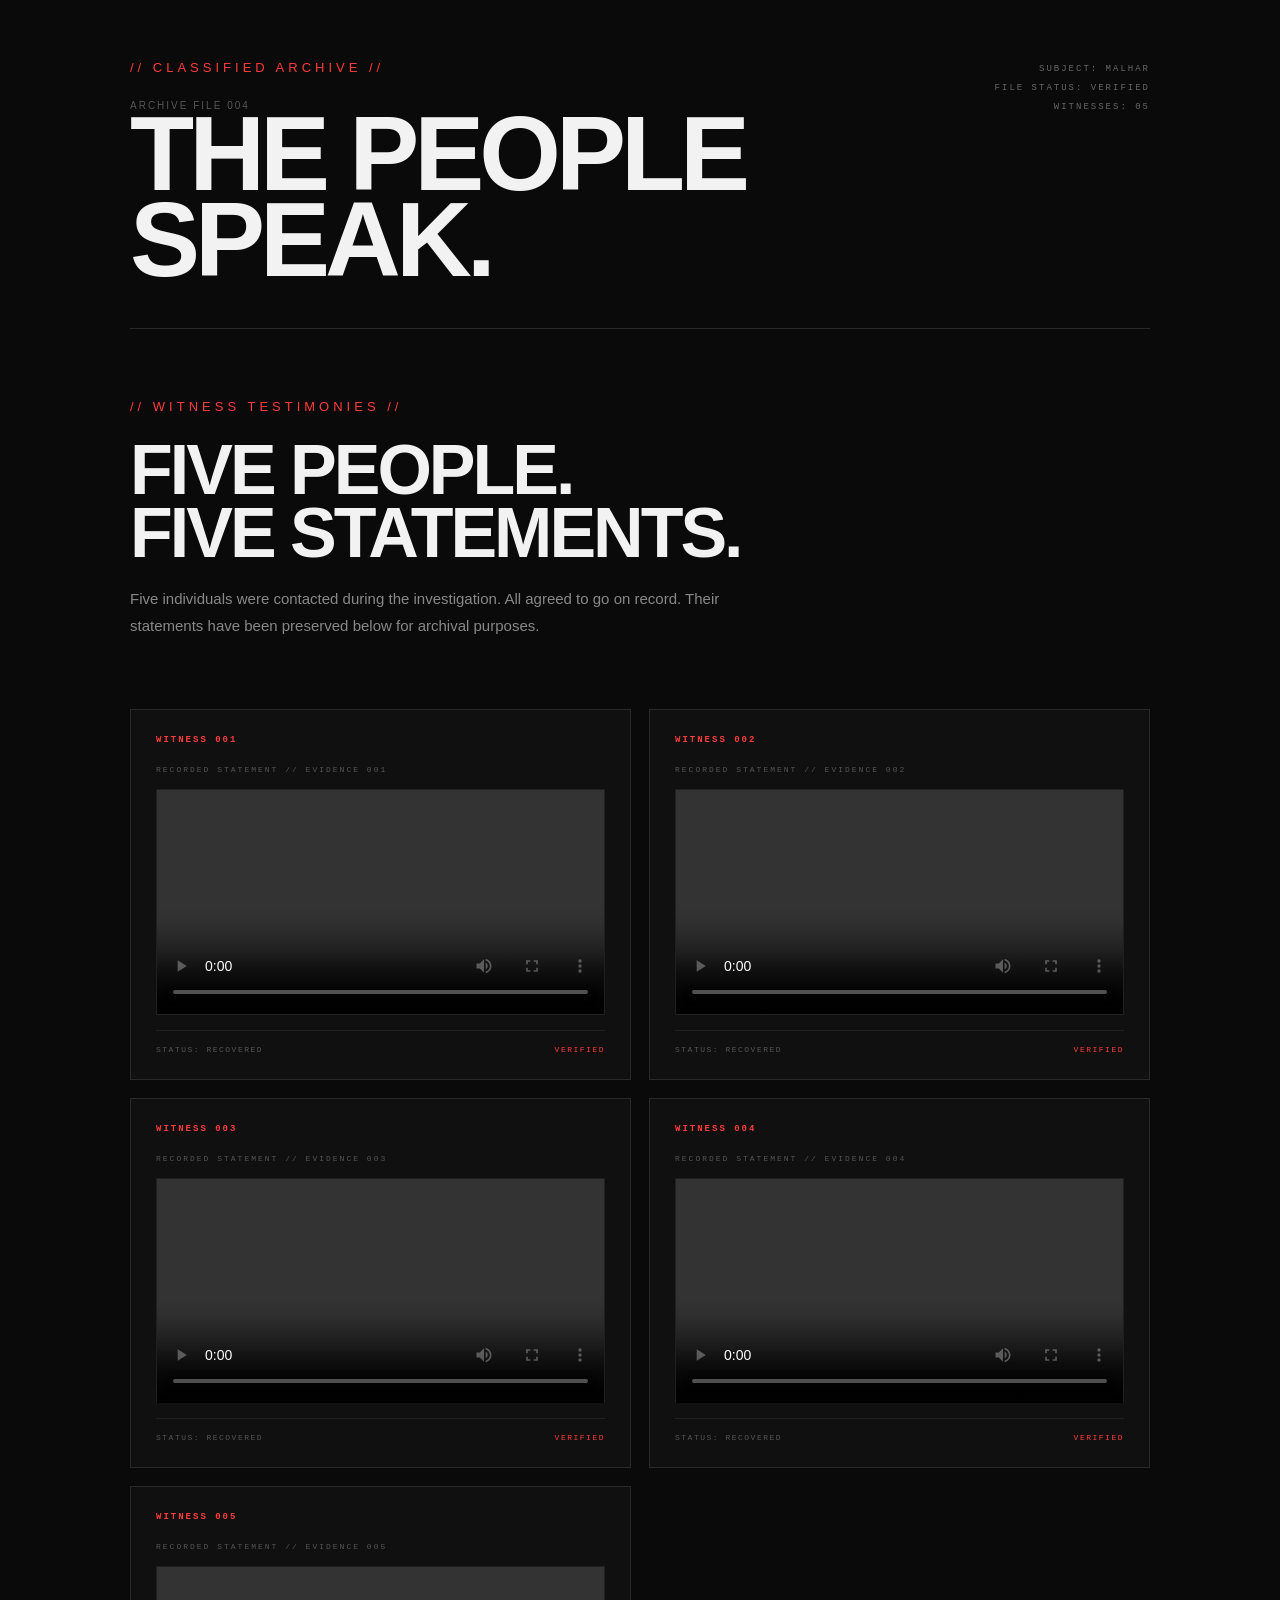
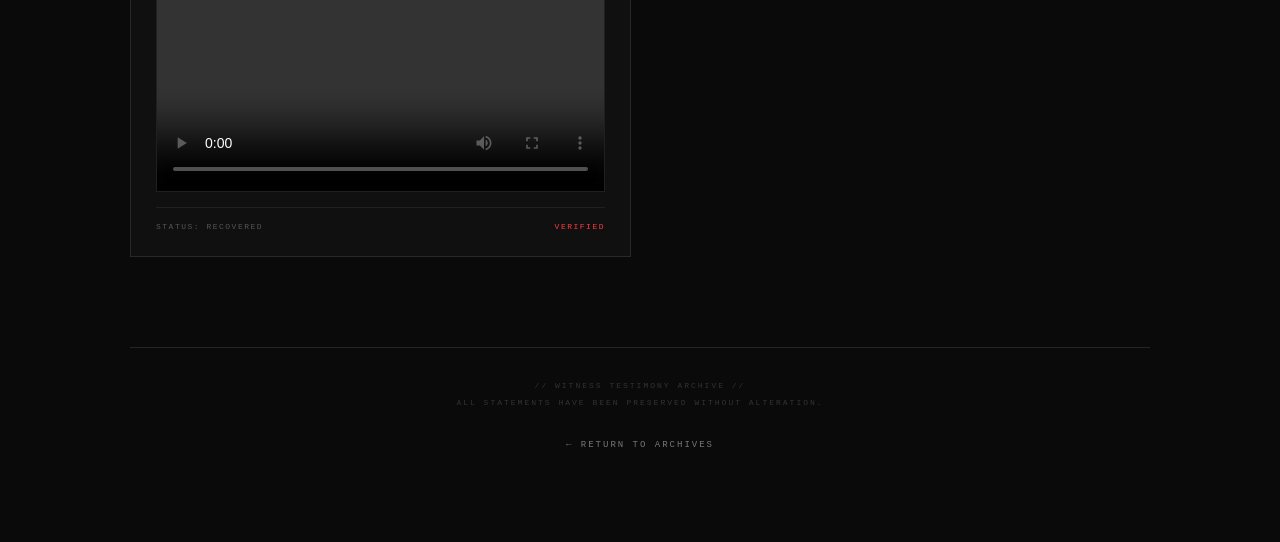
<file: testimonies.html>
<!DOCTYPE html>
<html lang="en">

<head>

    <meta charset="UTF-8">
    <meta name="viewport" content="width=device-width, initial-scale=1.0">

    <title>Witness Testimonies | Operation Birthday</title>

    <link rel="stylesheet" href="style.css">

    <style>

        /* =========================================
           WITNESS TESTIMONIES
           ========================================= */

        .testimonies-page {
            width: 100%;
            max-width: 1100px;
            margin: 0 auto;
            padding: 60px 40px 90px;
        }

        .testimonies-header {
            display: flex;
            justify-content: space-between;
            align-items: flex-start;
            padding-bottom: 45px;
            margin-bottom: 70px;
            border-bottom: 1px solid #292929;
        }

        .testimonies-header h1 {
            margin: 0;
            font-size: clamp(55px, 9vw, 105px);
            line-height: 0.82;
            letter-spacing: -5px;
            font-weight: 900;
        }

        .testimonies-meta {
            text-align: right;
            font-family: monospace;
            font-size: 9px;
            line-height: 2.1;
            letter-spacing: 2px;
            color: #666;
        }

        .testimonies-intro {
            max-width: 680px;
            margin-bottom: 70px;
        }

        .testimonies-intro h2 {
            margin: 12px 0 20px;
            font-size: clamp(40px, 6vw, 70px);
            line-height: 0.9;
            letter-spacing: -3px;
        }

        .testimonies-intro p:last-child {
            max-width: 600px;
            color: #888;
            font-size: 15px;
            line-height: 1.8;
        }

        .witness-grid {
            display: grid;
            grid-template-columns: repeat(2, minmax(0, 1fr));
            gap: 18px;
        }

        .witness-card {
            position: relative;
            padding: 25px;
            background: #101010;
            border: 1px solid #292929;
            transition: transform 0.25s ease, border-color 0.25s ease;
        }

        .witness-card:hover {
            transform: translateY(-3px);
            border-color: #555;
        }

        .witness-card:last-child {
            grid-column: 1 / -1;
            max-width: calc(50% - 9px);
        }

        .witness-number {
            margin: 0 0 20px;
            color: #ff3b3b;
            font-family: monospace;
            font-size: 9px;
            font-weight: bold;
            letter-spacing: 2px;
        }

        .witness-label {
            margin: 0 0 15px;
            color: #555;
            font-family: monospace;
            font-size: 8px;
            letter-spacing: 2px;
        }

        .witness-card video {
            display: block;
            width: 100%;
            max-height: 650px;
            object-fit: contain;
            background: #050505;
            border: 1px solid #202020;
        }

        .witness-status {
            display: flex;
            justify-content: space-between;
            gap: 15px;
            margin-top: 15px;
            padding-top: 14px;
            border-top: 1px solid #202020;
            color: #555;
            font-family: monospace;
            font-size: 8px;
            letter-spacing: 1.5px;
        }

        .witness-status span:last-child {
            color: #ff3b3b;
        }

        .testimonies-footer {
            margin-top: 90px;
            padding-top: 25px;
            border-top: 1px solid #252525;
            text-align: center;
        }

        .testimonies-footer p {
            margin: 8px;
            color: #333;
            font-family: monospace;
            font-size: 8px;
            letter-spacing: 2px;
        }

        .testimonies-footer a {
            display: inline-block;
            margin-top: 25px;
            color: #777;
            text-decoration: none;
            font-family: monospace;
            font-size: 9px;
            letter-spacing: 2px;
        }

        .testimonies-footer a:hover {
            color: #ff3b3b;
        }

        @media (max-width: 700px) {

            .testimonies-page {
                padding: 35px 20px 60px;
            }

            .testimonies-header {
                flex-direction: column;
                gap: 30px;
            }

            .testimonies-header h1 {
                font-size: 60px;
            }

            .testimonies-meta {
                text-align: left;
            }

            .witness-grid {
                grid-template-columns: 1fr;
            }

            .witness-card:last-child {
                grid-column: auto;
                max-width: none;
            }

        }

    </style>

</head>


<body>

<main class="testimonies-page">


    <!-- HEADER -->

    <header class="testimonies-header">

        <div>

            <p class="classified">
                // CLASSIFIED ARCHIVE //
            </p>

            <p class="archive-code">
                ARCHIVE FILE 004
            </p>

            <h1>
                THE PEOPLE<br>
                SPEAK.
            </h1>

        </div>

        <div class="testimonies-meta">

            <p>SUBJECT: MALHAR</p>
            <p>FILE STATUS: VERIFIED</p>
            <p>WITNESSES: 05</p>

        </div>

    </header>


    <!-- INTRO -->

    <section class="testimonies-intro">

        <p class="classified">
            // WITNESS TESTIMONIES //
        </p>

        <h2>
            FIVE PEOPLE.<br>
            FIVE STATEMENTS.
        </h2>

        <p>
            Five individuals were contacted during the investigation.
            All agreed to go on record. Their statements have been
            preserved below for archival purposes.
        </p>

    </section>


    <!-- VIDEOS -->

    <section class="witness-grid">


        <!-- WITNESS 001 -->

        <article class="witness-card">

            <p class="witness-number">
                WITNESS 001
            </p>

            <p class="witness-label">
                RECORDED STATEMENT // EVIDENCE 001
            </p>

            <video controls playsinline preload="metadata">
                <source src="assets/videos/witness_001.mp4" type="video/mp4">
                Your browser does not support video playback.
            </video>

            <div class="witness-status">
                <span>STATUS: RECOVERED</span>
                <span>VERIFIED</span>
            </div>

        </article>


        <!-- WITNESS 002 -->

        <article class="witness-card">

            <p class="witness-number">
                WITNESS 002
            </p>

            <p class="witness-label">
                RECORDED STATEMENT // EVIDENCE 002
            </p>

            <video controls playsinline preload="metadata">
                <source src="assets/videos/witness_002.mp4" type="video/mp4">
                Your browser does not support video playback.
            </video>

            <div class="witness-status">
                <span>STATUS: RECOVERED</span>
                <span>VERIFIED</span>
            </div>

        </article>


        <!-- WITNESS 003 -->

        <article class="witness-card">

            <p class="witness-number">
                WITNESS 003
            </p>

            <p class="witness-label">
                RECORDED STATEMENT // EVIDENCE 003
            </p>

            <video controls playsinline preload="metadata">
                <source src="assets/videos/witness_003.mp4" type="video/mp4">
                Your browser does not support video playback.
            </video>

            <div class="witness-status">
                <span>STATUS: RECOVERED</span>
                <span>VERIFIED</span>
            </div>

        </article>


        <!-- WITNESS 004 -->

        <article class="witness-card">

            <p class="witness-number">
                WITNESS 004
            </p>

            <p class="witness-label">
                RECORDED STATEMENT // EVIDENCE 004
            </p>

            <video controls playsinline preload="metadata">
                <source src="assets/videos/witness_004.mp4" type="video/mp4">
                Your browser does not support video playback.
            </video>

            <div class="witness-status">
                <span>STATUS: RECOVERED</span>
                <span>VERIFIED</span>
            </div>

        </article>


        <!-- WITNESS 005 -->

        <article class="witness-card">

            <p class="witness-number">
                WITNESS 005
            </p>

            <p class="witness-label">
                RECORDED STATEMENT // EVIDENCE 005
            </p>

            <video controls playsinline preload="metadata">
                <source src="assets/videos/witness_005.mp4" type="video/mp4">
                Your browser does not support video playback.
            </video>

            <div class="witness-status">
                <span>STATUS: RECOVERED</span>
                <span>VERIFIED</span>
            </div>

        </article>


    </section>


    <!-- FOOTER -->

    <footer class="testimonies-footer">

        <p>
            // WITNESS TESTIMONY ARCHIVE //
        </p>

        <p>
            ALL STATEMENTS HAVE BEEN PRESERVED WITHOUT ALTERATION.
        </p>

        <a href="archives.html">
            ← RETURN TO ARCHIVES
        </a>

    </footer>


</main>

</body>

</html>
</file>
<file: style.css>
* {
    box-sizing: border-box;
    margin: 0;
    padding: 0;
}

body {
    background: #0a0a0a;
    color: #f2f2f2;
    font-family: Arial, Helvetica, sans-serif;
}

.landing {
    min-height: 100vh;
    display: flex;
    flex-direction: column;
    justify-content: center;
    align-items: center;
    text-align: center;
    padding: 30px;
}

.classified {
    color: #ff3b3b;
    letter-spacing: 4px;
    font-size: 13px;
    margin-bottom: 25px;
}

h1 {
    font-size: clamp(50px, 10vw, 110px);
    line-height: 0.9;
    letter-spacing: -3px;
    margin-bottom: 30px;
}

.subtitle {
    max-width: 600px;
    color: #bdbdbd;
    font-size: 18px;
    margin-bottom: 35px;
}

.mission-box {
    border: 1px solid #444;
    padding: 25px 40px;
    text-align: left;
    width: min(500px, 90%);
    margin-bottom: 30px;
    background: #111;
}

.mission-box p {
    margin: 8px 0;
    letter-spacing: 1px;
}

.warning {
    color: #aaa;
    line-height: 1.7;
    margin-bottom: 30px;
}

button {
    background: #ff3b3b;
    color: white;
    border: none;
    padding: 16px 30px;
    font-size: 15px;
    font-weight: bold;
    letter-spacing: 1px;
    cursor: pointer;
    transition: 0.2s;
}

button:hover {
    background: #ffffff;
    color: #000000;
    transform: scale(1.05);
}

.tiny {
    margin-top: 40px;
    color: #555;
    font-size: 11px;
}

.mission-button {
    display: inline-block;
    background: #ff3b3b;
    color: white;
    text-decoration: none;
    padding: 16px 30px;
    font-size: 15px;
    font-weight: bold;
    letter-spacing: 1px;
    cursor: pointer;
    transition: 0.2s;
}

.mission-button:hover {
    background: white;
    color: black;
    transform: scale(1.05);
}

.briefing {
    min-height: 100vh;
    max-width: 850px;
    margin: auto;
    padding: 80px 30px;
}

.briefing h1 {
    font-size: clamp(50px, 9vw, 100px);
    line-height: 0.9;
    margin-bottom: 30px;
}

.intro {
    color: #aaa;
    font-size: 20px;
    margin-bottom: 50px;
}

.briefing-card {
    border-left: 4px solid #ff3b3b;
    background: #111;
    padding: 30px;
    margin-bottom: 40px;
}

.briefing-card h2,
.rules h2 {
    font-size: 14px;
    letter-spacing: 3px;
    color: #ff3b3b;
    margin-bottom: 20px;
}

.briefing-card p {
    color: #ccc;
    line-height: 1.7;
    margin-bottom: 15px;
}

.rules {
    margin-bottom: 40px;
}

.rules p {
    border-bottom: 1px solid #222;
    padding: 18px 0;
    color: #ccc;
}

.rules span {
    color: #ff3b3b;
    font-weight: bold;
    margin-right: 20px;
}

.warning-box {
    border: 1px dashed #555;
    padding: 25px;
    margin-bottom: 40px;
    color: #999;
}

.warning-box p:first-child {
    color: #ff3b3b;
    font-weight: bold;
    letter-spacing: 2px;
    margin-bottom: 10px;
}

/* =========================================
   MISSION BRIEFING
   ========================================= */

.briefing-page {
    min-height: 100vh;
    max-width: 1000px;
    margin: auto;
    padding: 50px 35px 80px;
}


/* HEADER */

.page-header {
    display: flex;
    justify-content: space-between;
    align-items: center;
    border-bottom: 1px solid #252525;
    padding-bottom: 18px;
    margin-bottom: 90px;
}

.file-number {
    color: #555;
    font-size: 11px;
    letter-spacing: 2px;
}


/* TITLE */

.briefing-title {
    margin-bottom: 100px;
}

.section-label {
    color: #ff3b3b;
    font-size: 12px;
    font-weight: bold;
    letter-spacing: 4px;
    margin-bottom: 25px;
}

.briefing-title h1 {
    font-size: clamp(55px, 10vw, 110px);
    line-height: 0.88;
    letter-spacing: -4px;
    margin-bottom: 35px;
}

.intro-text {
    color: #888;
    font-size: 19px;
    max-width: 600px;
}


/* SECTIONS */

.briefing-section {
    display: grid;
    grid-template-columns: 90px 1fr;
    gap: 30px;

    border-top: 1px solid #252525;

    padding: 55px 0;
}

.section-number {
    color: #ff3b3b;
    font-size: 13px;
    font-weight: bold;
    letter-spacing: 2px;
}

.section-content h2 {
    font-size: 14px;
    letter-spacing: 3px;
    margin-bottom: 25px;
}

.section-content > p {
    max-width: 650px;
    color: #aaa;
    font-size: 17px;
    line-height: 1.8;
    margin-bottom: 18px;
}


/* PARAMETERS */

.parameter {
    display: grid;
    grid-template-columns: 190px 1fr;

    border-bottom: 1px solid #202020;

    padding: 20px 0;
}

.parameter span {
    color: #ff3b3b;
    font-size: 11px;
    font-weight: bold;
    letter-spacing: 1.5px;
}

.parameter p {
    color: #aaa;
    line-height: 1.6;
}


/* RULES */

.rules {
    list-style: none;
    counter-reset: rules;
    padding: 0;
    margin: 0;
    max-width: 700px;
}

.rules li {
    counter-increment: rules;

    position: relative;

    border-bottom: 1px solid #202020;

    padding: 18px 0 18px 45px;

    color: #aaa;
    line-height: 1.5;
}

.rules li::before {
    content: "0" counter(rules);

    position: absolute;
    left: 0;

    color: #ff3b3b;
    font-size: 11px;
    font-weight: bold;
    letter-spacing: 1px;
}


/* WARNING */

.warning-panel {
    border: 1px dashed #444;

    padding: 25px 30px;

    margin: 40px 0 70px;

    max-width: 700px;
}

.warning-title {
    color: #ff3b3b !important;
    font-weight: bold;
    letter-spacing: 2px;
    margin-bottom: 10px;
}

.warning-panel p {
    color: #777;
    line-height: 1.6;
}


/* START */

.start-section {
    text-align: center;

    border-top: 1px solid #252525;

    padding-top: 60px;
}

.start-section > p {
    color: #555;
    font-size: 11px;
    letter-spacing: 3px;
    margin-bottom: 25px;
}


/* FOOTER */

footer {
    margin-top: 100px;

    border-top: 1px solid #202020;

    padding-top: 20px;

    text-align: center;
}

footer p {
    color: #333;
    font-size: 9px;
    letter-spacing: 2px;
}


/* MOBILE */

@media (max-width: 650px) {

    .briefing-page {
        padding: 30px 22px 60px;
    }

    .page-header {
        margin-bottom: 60px;
    }

    .file-number {
        display: none;
    }

    .briefing-title {
        margin-bottom: 70px;
    }

    .briefing-title h1 {
        letter-spacing: -2px;
    }

    .briefing-section {
        grid-template-columns: 1fr;
        gap: 15px;
    }

        .parameter {
        grid-template-columns: 1fr;
        gap: 8px;
    }

}

/* =========================================
   TREASURE HUNT
   ========================================= */

.hunt-page {
    min-height: 100vh;
    max-width: 1000px;
    margin: auto;
    padding: 40px 35px 70px;
}


/* HEADER */

.hunt-header {
    display: flex;
    justify-content: space-between;
    align-items: center;

    border-bottom: 1px solid #252525;

    padding-bottom: 20px;
}

.hunt-title {
    font-size: 11px;
    letter-spacing: 3px;
    color: #777;
    margin-top: 8px;
}

.progress-text {
    font-size: 13px;
    letter-spacing: 2px;
    color: #ff3b3b;
}


/* PROGRESS */

.hunt-progress {
    margin: 45px 0 80px;
}

.progress-bar {
    width: 100%;
    height: 3px;
    background: #202020;
}

#progress-fill {
    width: 0%;
    height: 100%;
    background: #ff3b3b;
    transition: width 0.5s ease;
}

#progress-label {
    color: #555;
    font-size: 10px;
    letter-spacing: 2px;
    margin-top: 12px;
}


/* CLUE */

.clue-container {
    max-width: 800px;
    margin: auto;
}

.clue-label {
    color: #ff3b3b;
    font-size: 12px;
    font-weight: bold;
    letter-spacing: 4px;
    margin-bottom: 20px;
}

.clue-container h1 {
    font-size: clamp(45px, 8vw, 90px);
    line-height: 0.9;
    letter-spacing: -3px;
    margin-bottom: 45px;
}


/* CLUE CARD */

.clue-card {
    position: relative;

    background: #111;

    border: 1px solid #292929;

    padding: 50px 45px;

    margin-bottom: 45px;
}

.clue-card::before {
    content: "CLASSIFIED CLUE";

    position: absolute;

    top: 15px;
    right: 20px;

    color: #333;

    font-size: 9px;
    letter-spacing: 2px;
}

#clue-text {
    color: #d0d0d0;

    font-size: 20px;

    line-height: 1.8;

    max-width: 650px;
}


/* ANSWER */

.answer-section {
    max-width: 700px;
}

.answer-section label {
    display: block;

    color: #777;

    font-size: 10px;

    letter-spacing: 2px;

    margin-bottom: 12px;
}

.answer-row {
    display: flex;
    gap: 10px;
}

.answer-row input {
    flex: 1;

    background: #0d0d0d;

    border: 1px solid #333;

    color: white;

    padding: 16px 18px;

    font-family: inherit;

    font-size: 16px;

    outline: none;
}

.answer-row input:focus {
    border-color: #ff3b3b;
}

.answer-row button {
    border: none;

    background: #ff3b3b;

    color: white;

    padding: 0 25px;

    font-weight: bold;

    letter-spacing: 1px;

    cursor: pointer;
}

.answer-row button:hover {
    background: white;
    color: black;
}


/* FEEDBACK */

#feedback {
    min-height: 25px;

    margin-top: 15px;

    font-size: 12px;

    letter-spacing: 1px;
}

.wrong-answer {
    color: #ff3b3b;
}


/* SUCCESS */

.success-box {
    display: none;

    margin-top: 35px;

    border-left: 3px solid #ff3b3b;

    background: #111;

    padding: 25px 30px;
}

.success-box.show {
    display: block;

    animation: reveal 0.4s ease;
}

.success-title {
    color: #ff3b3b;

    font-size: 12px;

    font-weight: bold;

    letter-spacing: 2px;

    margin-bottom: 15px;
}

#success-message {
    color: #aaa;

    line-height: 1.6;

    margin-bottom: 20px;
}

.next-button {
    background: transparent;

    border: 1px solid #555;

    color: white;

    padding: 12px 20px;

    font-size: 11px;

    font-weight: bold;

    letter-spacing: 1px;

    cursor: pointer;
}

.next-button:hover {
    background: white;
    color: black;
}


/* COMPLETE */

.mission-complete {
    text-align: center;

    padding: 80px 0;
}

.mission-complete h1 {
    font-size: clamp(55px, 10vw, 110px);

    line-height: 0.88;

    letter-spacing: -4px;

    margin: 25px 0 35px;
}

.complete-text {
    color: #aaa;

    font-size: 20px;

    margin-bottom: 50px;
}

.completion-stats {
    max-width: 500px;

    margin: auto auto 50px;

    border-top: 1px solid #252525;
}

.completion-stats p {
    display: flex;

    justify-content: space-between;

    border-bottom: 1px solid #252525;

    padding: 18px 0;

    color: #aaa;

    font-size: 12px;

    letter-spacing: 1px;
}

.completion-stats span {
    color: #555;
}

.final-note {
    color: #666;

    line-height: 1.7;

    margin-bottom: 35px;
}


/* FOOTER */

.hunt-footer {
    margin-top: 100px;

    border-top: 1px solid #202020;

    padding-top: 20px;

    text-align: center;
}

.hunt-footer p {
    color: #333;

    font-size: 9px;

    letter-spacing: 2px;
}


/* ANIMATION */

@keyframes reveal {

    from {
        opacity: 0;
        transform: translateY(10px);
    }

    to {
        opacity: 1;
        transform: translateY(0);
    }

}


/* MOBILE */

@media (max-width: 650px) {

    .hunt-page {
        padding: 25px 20px 50px;
    }

    .hunt-progress {
        margin: 35px 0 60px;
    }

    .clue-container h1 {
        letter-spacing: -2px;
    }

    .clue-card {
        padding: 45px 25px 30px;
    }

    #clue-text {
        font-size: 17px;
    }

    .answer-row {
        flex-direction: column;
    }

    .answer-row button {
        padding: 15px;
    }

    .mission-complete h1 {
        letter-spacing: -2px;
    }

}
   
/* =========================================
   ARCHIVES
   ========================================= */

.archives-page {
    width: 100%;
    max-width: 1100px;
    margin: 0 auto;
    padding: 40px 35px 80px;
}

.archives-header {
    display: flex;
    justify-content: space-between;
    align-items: center;
    padding-bottom: 20px;
    border-bottom: 1px solid #252525;
}

.archive-code {
    margin-top: 8px;
    color: #555;
    font-size: 10px;
    letter-spacing: 2px;
}

.archive-status {
    color: #555;
    font-size: 10px;
    letter-spacing: 2px;
}

.archive-status span {
    color: #ff3b3b;
}

.archives-intro {
    padding: 100px 0 90px;
}

.archives-intro h1 {
    margin: 25px 0 35px;
    color: #f2f2f2;
    font-size: clamp(55px, 9vw, 105px);
    line-height: 0.88;
    letter-spacing: -4px;
}

.archives-description {
    max-width: 650px;
    color: #888;
    font-size: 18px;
    line-height: 1.7;
}

.archive-files {
    display: grid;
    grid-template-columns: repeat(2, minmax(0, 1fr));
    gap: 15px;
}

.archive-card {
    position: relative;
    min-height: 380px;
    padding: 25px 30px;
    border: 1px solid #292929;
    background: #101010;
    color: white;
    text-decoration: none;

    display: flex;
    flex-direction: column;

    transition:
        transform 0.25s ease,
        border-color 0.25s ease,
        background 0.25s ease;
}

.archive-active {
    cursor: pointer;
}

.archive-active:hover {
    transform: translateY(-5px);
    border-color: #ff3b3b;
    background: #141414;
}

.archive-card-top {
    display: flex;
    justify-content: space-between;
    align-items: center;
    flex-shrink: 0;
}

.archive-number {
    color: #ff3b3b;
    font-size: 13px;
    font-weight: bold;
    letter-spacing: 2px;
}

.archive-type {
    color: #555;
    font-size: 9px;
    letter-spacing: 2px;
}

/* File 01 and File 02 share this exact same content structure. */

.archive-card-content,
.archive-card-main {
    flex: 1;
    min-height: 0;

    display: flex;
    flex-direction: column;
    justify-content: center;
}

.archive-card-label,
.archive-type {
    margin: 0 0 8px;
    color: #777;
    font-size: 9px;
    font-weight: bold;
    letter-spacing: 2px;
}

.archive-card-content h2,
.archive-card-main h2 {
    margin: 0 0 18px;
    color: #f2f2f2;
    font-size: clamp(35px, 4vw, 55px);
    line-height: 0.9;
    letter-spacing: -2px;
}

.archive-card-description,
.archive-card-main p {
    max-width: 400px;
    margin: 0;
    color: #777;
    font-size: 14px;
    line-height: 1.6;
}

.archive-card-bottom,
.archive-card-footer {
    display: flex;
    justify-content: space-between;
    align-items: center;
    flex-shrink: 0;

    padding-top: 20px;
    border-top: 1px solid #242424;

    color: #555;
    font-size: 9px;
    letter-spacing: 2px;
}

.archive-arrow,
.archive-card-arrow {
    color: #ff3b3b;
    font-size: 20px;
}

.archive-locked {
    opacity: 0.45;
    cursor: not-allowed;
}

.archive-locked:hover {
    transform: none;
    border-color: #292929;
    background: #101010;
}

.archive-locked .archive-number {
    color: #555;
}

.final-archive {
    grid-column: span 2;
    min-height: 300px;
}

.archives-footer {
    margin-top: 100px;
    padding-top: 20px;
    border-top: 1px solid #202020;
    text-align: center;
}

.archives-footer p {
    color: #333;
    font-size: 9px;
    letter-spacing: 2px;
}


/* =========================================
   EVIDENCE PAGE
   ========================================= */
   EVIDENCE PAGE
   ========================================= */

.evidence-page {
    width: 100%;
    max-width: 1200px;

    margin: 0 auto;

    padding: 40px 30px 80px;
}


/* HEADER */

.evidence-header {
    display: flex;

    justify-content: space-between;
    align-items: center;

    padding-bottom: 20px;

    border-bottom: 1px solid #252525;
}

.evidence-title {
    margin-top: 8px;

    color: #777;

    font-size: 11px;

    letter-spacing: 3px;
}

.back-link {
    color: #777;

    text-decoration: none;

    font-size: 10px;

    letter-spacing: 2px;

    transition: 0.2s;
}

.back-link:hover {
    color: #ff3b3b;
}


/* INTRO */

.evidence-intro {
    padding: 90px 0 50px;
}

.evidence-intro h1 {
    margin: 25px 0 30px;

    font-size: clamp(60px, 10vw, 120px);

    line-height: 0.85;

    letter-spacing: -5px;
}

.evidence-intro > p:last-child {
    max-width: 600px;

    color: #888;

    font-size: 17px;

    line-height: 1.7;
}


/* CONTROLS */

.evidence-controls {
    display: flex;

    justify-content: space-between;

    padding: 15px 0;

    margin-bottom: 25px;

    border-top: 1px solid #252525;

    border-bottom: 1px solid #252525;

    color: #555;

    font-size: 9px;

    letter-spacing: 2px;
}

.evidence-controls strong {
    color: #ff3b3b;
}


/* GRID */

.evidence-grid {
    columns: 3 280px;

    column-gap: 15px;
}


/* ITEM */

.evidence-item {
    break-inside: avoid;

    margin-bottom: 15px;

    background: #101010;

    border: 1px solid #222;

    transition:
        transform 0.25s ease,
        border-color 0.25s ease;
}

.evidence-item:hover {
    transform: translateY(-3px);

    border-color: #ff3b3b;
}


/* IMAGE */

.evidence-image-wrapper {
    position: relative;

    width: 100%;

    overflow: hidden;

    background: #080808;
}

.evidence-image-wrapper img {
    display: block;

    width: 100%;

    height: auto;

    transition: transform 0.4s ease;
}

.evidence-item:hover img {
    transform: scale(1.025);
}


/* EXHIBIT LABEL */

.exhibit-number {
    position: absolute;

    bottom: 10px;
    left: 10px;

    padding: 6px 8px;

    background: rgba(0, 0, 0, 0.8);

    color: white;

    font-size: 8px;

    letter-spacing: 1.5px;
}


/* CAPTION */

.evidence-caption {
    display: flex;

    justify-content: space-between;

    gap: 10px;

    padding: 12px;

    color: #555;

    font-size: 7px;

    letter-spacing: 1.5px;
}


/* FOOTER */

.evidence-footer {
    margin-top: 100px;

    padding-top: 25px;

    border-top: 1px solid #252525;

    text-align: center;
}

.evidence-footer p {
    margin-bottom: 20px;

    color: #333;

    font-size: 9px;

    letter-spacing: 2px;
}

.evidence-footer a {
    color: #777;

    text-decoration: none;

    font-size: 10px;

    letter-spacing: 2px;
}

.evidence-footer a:hover {
    color: #ff3b3b;
}


/* =========================================
   ARCHIVES / EVIDENCE MOBILE
   ========================================= */

@media (max-width: 700px) {

    .archives-page,
    .evidence-page {
        padding: 25px 20px 60px;
    }

    .archives-header {
        align-items: flex-start;
    }

    .archive-status {
        display: none;
    }

    .archives-intro {
        padding: 70px 0;
    }

    .archives-intro h1 {
        letter-spacing: -2px;
    }

    .archive-files {
        grid-template-columns: 1fr;
    }

    .final-archive {
        grid-column: span 1;
    }

    .archive-card {
        min-height: 330px;
    }

    .evidence-header {
        align-items: flex-start;
    }

    .evidence-intro {
        padding: 70px 0 40px;
    }

    .evidence-intro h1 {
        letter-spacing: -3px;
    }

    .evidence-controls {
        flex-direction: column;

        gap: 10px;
    }

    .evidence-grid {
        columns: 2 150px;
    }

}

@media (max-width: 450px) {

    .evidence-grid {
        columns: 1;
    }

}

/* =========================================
   EXHIBIT VIEWER
   ========================================= */

body.modal-open {
    overflow: hidden;
}


/* MODAL */

.exhibit-modal {
    position: fixed;

    inset: 0;

    z-index: 9999;

    display: flex;

    justify-content: center;
    align-items: center;

    padding: 30px;

    visibility: hidden;

    opacity: 0;

    transition:
        opacity 0.25s ease,
        visibility 0.25s ease;
}


.exhibit-modal.active {
    visibility: visible;

    opacity: 1;
}


/* BACKDROP */

.modal-backdrop {
    position: absolute;

    inset: 0;

    background: rgba(0, 0, 0, 0.94);
}


/* VIEWER */

.exhibit-viewer {
    position: relative;

    z-index: 2;

    width: min(1000px, 100%);

    max-height: 92vh;

    overflow-y: auto;

    background: #0d0d0d;

    border: 1px solid #333;

    padding: 25px 30px 20px;

    transform: translateY(20px);

    transition: transform 0.25s ease;
}


.exhibit-modal.active
.exhibit-viewer {

    transform: translateY(0);

}


/* CLOSE */

.modal-close {

    position: absolute;

    top: 15px;
    right: 18px;

    z-index: 5;

    width: 35px;
    height: 35px;

    background: transparent;

    border: none;

    color: #777;

    font-size: 28px;

    line-height: 1;

    cursor: pointer;

    transition: 0.2s;

}


.modal-close:hover {

    color: #ff3b3b;

}


/* TOP */

.viewer-top {

    display: flex;

    justify-content: space-between;

    align-items: center;

    gap: 20px;

    padding-bottom: 18px;

    border-bottom: 1px solid #252525;

}


#viewer-number {

    color: #ff3b3b;

    font-size: 11px;

    font-weight: bold;

    letter-spacing: 2px;

}


#viewer-classification {

    color: #555;

    font-size: 9px;

    letter-spacing: 1.5px;

    text-align: right;

}


/* IMAGE */

.viewer-image {

    display: flex;

    justify-content: center;

    align-items: center;

    min-height: 300px;

    max-height: 65vh;

    margin: 25px 0;

    background: #050505;

}


.viewer-image img {

    display: block;

    max-width: 100%;

    max-height: 65vh;

    width: auto;

    height: auto;

    object-fit: contain;

}


/* INFORMATION */

.viewer-info {

    padding: 20px 0;

    border-top: 1px solid #252525;

}


.viewer-label {

    margin-bottom: 10px;

    color: #ff3b3b;

    font-size: 9px;

    font-weight: bold;

    letter-spacing: 2px;

}


.viewer-notes {

    max-width: 750px;

    color: #aaa;

    font-size: 15px;

    line-height: 1.7;

}


/* NAVIGATION */

.viewer-navigation {

    display: grid;

    grid-template-columns: 1fr auto 1fr;

    align-items: center;

    gap: 20px;

    padding-top: 20px;

    border-top: 1px solid #252525;

}


.viewer-navigation button {

    padding: 12px 15px;

    background: transparent;

    border: 1px solid #333;

    color: #777;

    font-family: inherit;

    font-size: 9px;

    font-weight: bold;

    letter-spacing: 1.5px;

    cursor: pointer;

    transition: 0.2s;

}


.viewer-navigation button:first-child {

    justify-self: start;

}


.viewer-navigation button:last-child {

    justify-self: end;

}


.viewer-navigation button:hover {

    background: white;

    border-color: white;

    color: black;

}


#viewer-counter {

    color: #555;

    font-size: 9px;

    letter-spacing: 2px;

    text-align: center;

}


/* MOBILE */

@media (max-width: 650px) {

    .exhibit-modal {

        padding: 10px;

    }


    .exhibit-viewer {

        max-height: 96vh;

        padding: 20px;

    }


    .viewer-top {

        display: block;

        padding-right: 35px;

    }


    #viewer-classification {

        display: block;

        margin-top: 8px;

        text-align: left;

    }


    .viewer-image {

        min-height: 200px;

        margin: 20px 0;

    }


    .viewer-image img {

        max-height: 55vh;

    }


    .viewer-navigation {

        grid-template-columns: 1fr 1fr;

    }


    #viewer-counter {

        grid-column: 1 / -1;

        grid-row: 1;

    }


    .viewer-navigation button:first-child {

        grid-column: 1;

        grid-row: 2;

        justify-self: stretch;

    }


    .viewer-navigation button:last-child {

        grid-column: 2;

        grid-row: 2;

        justify-self: stretch;

    }

}
/* =========================================================
   CUSTOMER REVIEWS — FILE 002
   ========================================================= */

.reviews-page {
    width: 100%;
    max-width: 1100px;
    margin: 0 auto;
    padding: 60px 40px 90px;
}

.reviews-header {
    display: flex;
    justify-content: space-between;
    align-items: flex-start;
    padding-bottom: 45px;
    margin-bottom: 55px;
    border-bottom: 1px solid #292929;
}

.reviews-header .archive-code {
    margin: 8px 0 20px;
    font-family: monospace;
    font-size: 10px;
    letter-spacing: 3px;
    color: #666;
}

.reviews-header h1 {
    margin: 0;
    font-size: clamp(60px, 9vw, 105px);
    line-height: 0.82;
    letter-spacing: -5px;
    font-weight: 900;
}

.reviews-header-meta {
    text-align: right;
    font-family: monospace;
    font-size: 9px;
    line-height: 2.1;
    letter-spacing: 2px;
    color: #666;
}


/* PRODUCT SUMMARY */

.product-summary {
    position: relative;
    display: grid;
    grid-template-columns: 1.35fr 1fr;
    gap: 60px;
    padding: 40px;
    background: #111;
    border: 1px solid #292929;
    margin-bottom: 100px;
}

.product-summary::before {
    content: "";
    position: absolute;
    top: 0;
    left: 0;
    width: 4px;
    height: 100%;
    background: #d62828;
}

.product-label {
    margin-bottom: 15px;
    font-family: monospace;
    font-size: 9px;
    letter-spacing: 3px;
    color: #777;
}

.product-info h2 {
    margin: 0 0 15px;
    font-size: 65px;
    line-height: 0.9;
    letter-spacing: -3px;
}

.product-description {
    max-width: 520px;
    color: #aaa;
    font-size: 15px;
    line-height: 1.7;
}

.product-tags {
    display: flex;
    flex-wrap: wrap;
    gap: 8px;
    margin-top: 25px;
}

.product-tags span {
    padding: 6px 9px;
    border: 1px solid #383838;
    font-family: monospace;
    font-size: 8px;
    letter-spacing: 1.5px;
    color: #777;
}

.verified-product {
    display: inline-block;
    margin-top: 25px;
    padding: 7px 12px;
    border: 1px solid #3b5945;
    color: #78a987;
    font-family: monospace;
    font-size: 8px;
    letter-spacing: 2px;
}


/* RATING SUMMARY */

.rating-summary {
    border-left: 1px solid #292929;
    padding-left: 45px;
}

.overall-rating {
    display: flex;
    align-items: center;
    gap: 18px;
}

.rating-number {
    font-size: 58px;
    font-weight: 700;
}

.rating-stars {
    color: #f4b942;
    font-size: 24px;
    letter-spacing: 2px;
}

.rating-caption {
    margin: 3px 0 30px;
    font-family: monospace;
    font-size: 8px;
    letter-spacing: 2px;
    color: #666;
}

.rating-bars {
    display: flex;
    flex-direction: column;
    gap: 9px;
}

.rating-row {
    display: grid;
    grid-template-columns: 35px 1fr;
    align-items: center;
    gap: 10px;
    font-family: monospace;
    font-size: 9px;
    color: #777;
}

.rating-bar {
    height: 7px;
    background: #282828;
}

.rating-fill {
    height: 100%;
    background: #f4b942;
}

.rating-5 { width: 0%; }
.rating-4 { width: 80%; }
.rating-3 { width: 40%; }
.rating-2 { width: 0%; }
.rating-1 { width: 0%; }


/* SECTION HEADINGS */

.section-heading {
    margin-bottom: 45px;
}

.section-heading h2,
.reviews-title-row h2 {
    margin: 10px 0 0;
    font-size: clamp(45px, 7vw, 75px);
    line-height: 0.85;
    letter-spacing: -3px;
}


/* AWARD NOMINATIONS */

.award-section {
    margin-bottom: 110px;
}

.award-grid {
    display: grid;
    grid-template-columns: repeat(2, 1fr);
    gap: 18px;
}

.award-card {
    position: relative;
    padding: 30px;
    background: #101010;
    border: 1px solid #292929;
    transition: transform 0.2s ease, border-color 0.2s ease;
}

.award-card::before {
    content: "";
    position: absolute;
    left: 0;
    top: 0;
    width: 3px;
    height: 100%;
    background: #d62828;
}

.award-card:hover {
    transform: translateY(-3px);
    border-color: #555;
}

.award-card-featured {
    border-color: #292929;
}

.award-card-featured::before {
    background: #d62828;
}

.award-number {
    margin: 0 0 25px;
    font-family: monospace;
    font-size: 8px;
    letter-spacing: 2px;
    color: #555;
}

.award-category {
    margin: 0 0 6px;
    font-family: monospace;
    font-size: 9px;
    letter-spacing: 2px;
    color: #d62828;
}

.award-card-featured .award-category {
    color: #d62828;
}

.award-card h3 {
    margin: 0;
    font-size: 27px;
    line-height: 1;
    letter-spacing: -1px;
}

.award-description {
    margin-top: 22px;
    color: #aaa;
    font-size: 14px;
    line-height: 1.7;
}

.award-nominator {
    margin-top: 28px;
    font-family: monospace;
    font-size: 8px;
    letter-spacing: 2px;
    color: #555;
}


/* CUSTOMER REVIEWS */

.customer-reviews {
    margin-bottom: 100px;
}

.reviews-title-row {
    display: flex;
    justify-content: space-between;
    align-items: flex-end;
    margin-bottom: 45px;
}

.review-count {
    text-align: right;
    font-family: monospace;
    font-size: 8px;
    line-height: 1.8;
    letter-spacing: 2px;
    color: #555;
}

.review-card {
    position: relative;
    padding: 40px 0;
    border-top: 1px solid #292929;
}

.review-card::before {
    content: "";
    position: absolute;
    top: -1px;
    left: 0;
    width: 45px;
    height: 2px;
    background: #333;
}

.featured-review {
    padding: 40px;
    margin-bottom: 20px;
    background: #111;
    border: 1px solid #333;
}

.featured-review::before {
    top: 0;
    left: 0;
    width: 100%;
    height: 3px;
    background: #f4b942;
}

.review-top {
    display: flex;
    justify-content: space-between;
    align-items: flex-start;
    margin-bottom: 25px;
}

.reviewer {
    display: flex;
    align-items: center;
    gap: 15px;
}

.reviewer-avatar {
    width: 40px;
    height: 40px;
    display: flex;
    justify-content: center;
    align-items: center;
    border: 1px solid #555;
    font-family: monospace;
    font-size: 13px;
    color: #f4b942;
}

.reviewer-name {
    margin: 0 0 4px;
    font-family: monospace;
    font-size: 10px;
    letter-spacing: 2px;
}

.reviewer-status {
    margin: 0;
    font-family: monospace;
    font-size: 8px;
    letter-spacing: 1px;
    color: #78a987;
}

.review-date {
    margin: 0;
    font-family: monospace;
    font-size: 8px;
    letter-spacing: 2px;
    color: #555;
}

.review-rating {
    display: flex;
    align-items: center;
    gap: 18px;
    margin-bottom: 20px;
}

.stars {
    color: #f4b942;
    font-size: 19px;
    letter-spacing: 2px;
    white-space: nowrap;
}

.review-title {
    font-size: 18px;
    font-weight: 700;
}

.review-body {
    max-width: 760px;
    margin: 0 0 14px;
    color: #aaa;
    font-size: 15px;
    line-height: 1.75;
}

.review-footer {
    display: flex;
    align-items: center;
    gap: 25px;
    margin-top: 30px;
    padding-top: 20px;
    border-top: 1px solid #202020;
}

.review-footer p {
    margin: 0;
    font-family: monospace;
    font-size: 8px;
    letter-spacing: 1px;
    color: #555;
}

.helpful-buttons {
    display: flex;
    gap: 8px;
}

.helpful-buttons button {
    padding: 7px 12px;
    background: transparent;
    border: 1px solid #333;
    color: #777;
    font-family: monospace;
    font-size: 8px;
    letter-spacing: 1px;
    cursor: pointer;
}

.helpful-buttons button:hover {
    border-color: #777;
    color: white;
    background: transparent;
    transform: none;
}

.reviews-footer {
    padding-top: 30px;
    border-top: 1px solid #242424;
    text-align: center;
}

.reviews-footer p {
    margin: 8px;
    font-family: monospace;
    font-size: 8px;
    letter-spacing: 2px;
    color: #444;
}

.reviews-footer a {
    display: inline-block;
    margin-top: 25px;
    color: #888;
    text-decoration: none;
    font-family: monospace;
    font-size: 9px;
    letter-spacing: 2px;
}

.reviews-footer a:hover {
    color: white;
}


/* =========================================================
   CUSTOMER REVIEWS — MOBILE
   ========================================================= */

@media (max-width: 700px) {

    .reviews-page {
        padding: 35px 20px 60px;
    }

    .reviews-header {
        flex-direction: column;
        gap: 30px;
    }

    .reviews-header-meta {
        text-align: left;
    }

    .reviews-header h1 {
        font-size: 60px;
    }

    .product-summary {
        grid-template-columns: 1fr;
        gap: 40px;
        padding: 28px;
    }

    .rating-summary {
        border-left: none;
        border-top: 1px solid #292929;
        padding-left: 0;
        padding-top: 30px;
    }

    .award-grid {
        grid-template-columns: 1fr;
    }

    .reviews-title-row {
        flex-direction: column;
        align-items: flex-start;
        gap: 20px;
    }

    .review-count {
        text-align: left;
    }

    .review-top {
        flex-direction: column;
        gap: 15px;
    }

    .review-rating {
        flex-direction: column;
        align-items: flex-start;
        gap: 8px;
    }

    .featured-review {
        padding: 28px;
    }

    .review-footer {
        flex-direction: column;
        align-items: flex-start;
        gap: 10px;
    }
}

/* =========================================================

/* =========================================
   FINAL RESPONSIVE CLEANUP
   ========================================= */

@media (max-width: 700px) {

    .archive-files {
        grid-template-columns: 1fr;
    }

    .final-archive {
        grid-column: span 1;
    }

    .archive-card {
        min-height: 330px;
    }

    .archive-card-content h2,
    .archive-card-main h2 {
        font-size: 40px;
    }
}

/* =========================================
   EVIDENCE PAGE — DESKTOP SIDE MARGINS
   ========================================= */

@media (min-width: 701px) {

    .evidence-page {
        padding-left: 60px;
        padding-right: 60px;
    }

}


/* =========================================
   EVIDENCE PAGE — MOBILE SIDE MARGINS
   ========================================= */

@media (max-width: 700px) {

    .evidence-page {
        padding-left: 20px;
        padding-right: 20px;
    }

}
</file>
